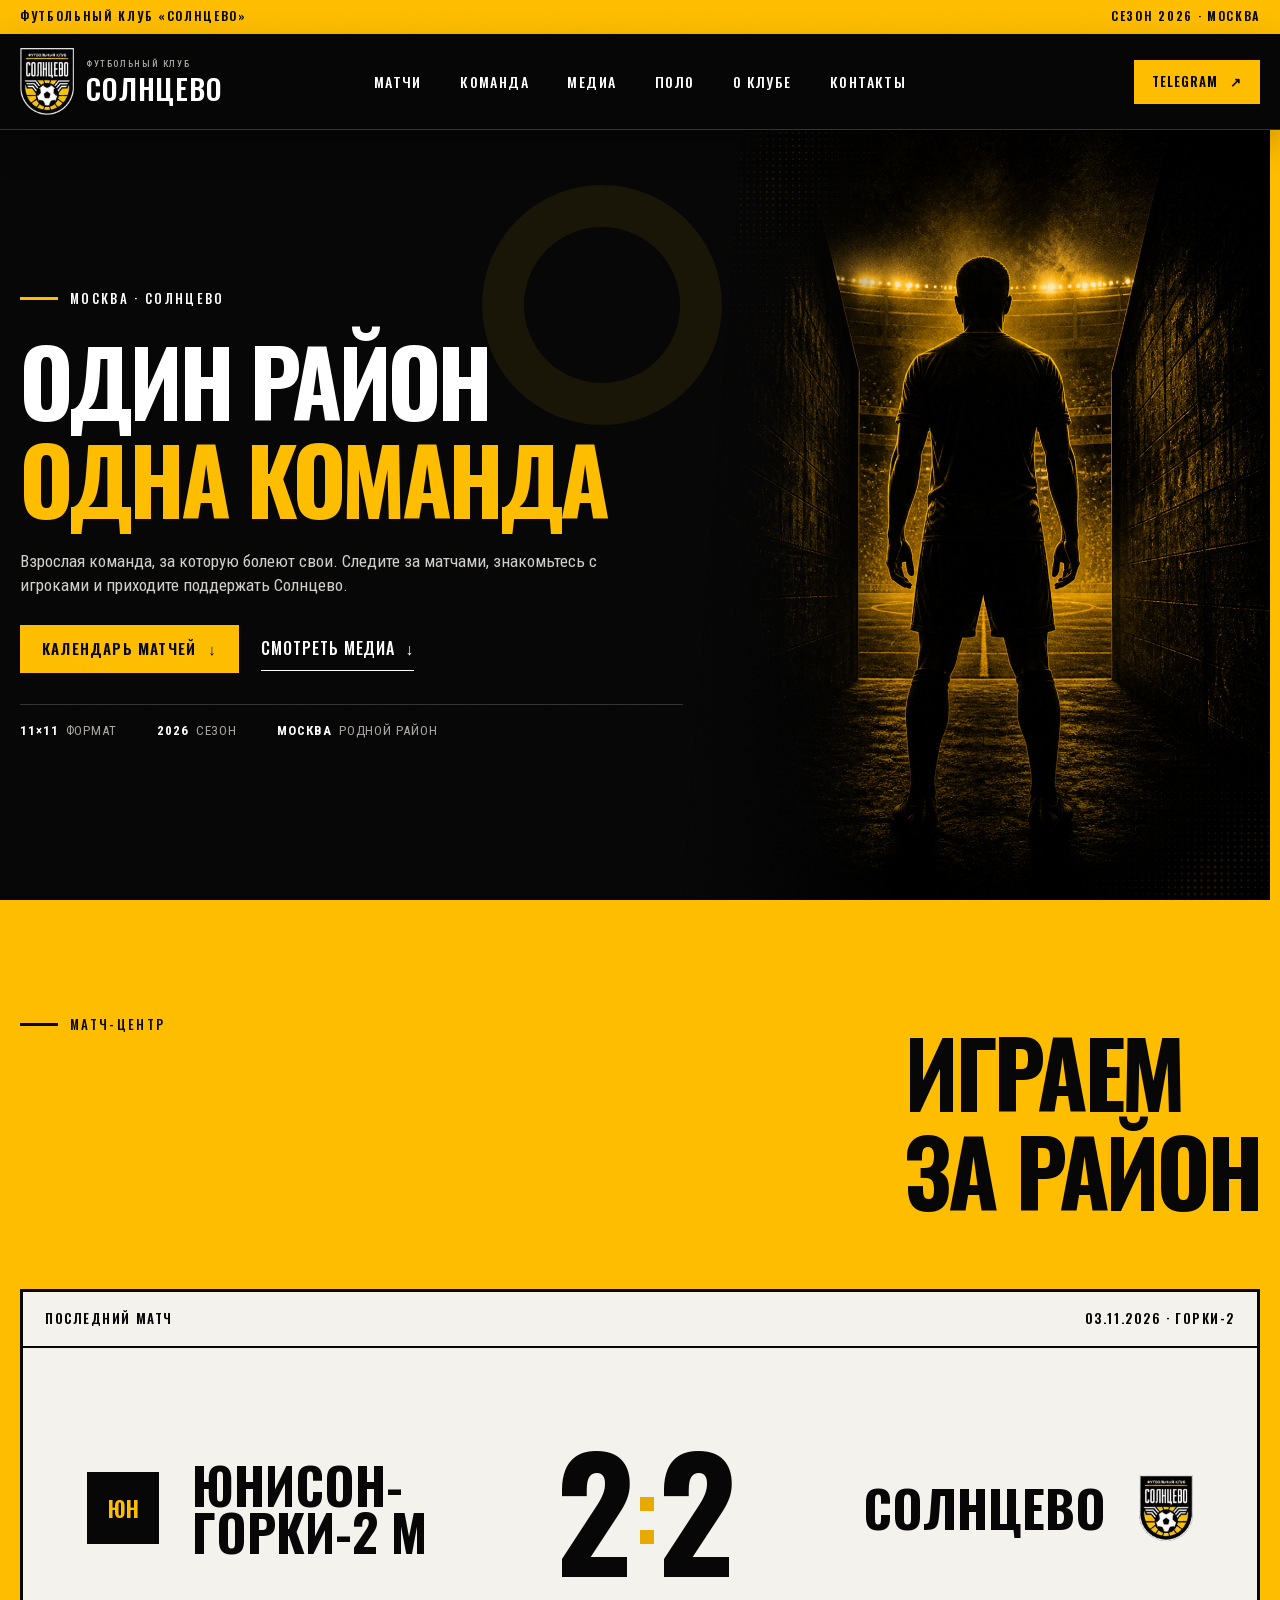
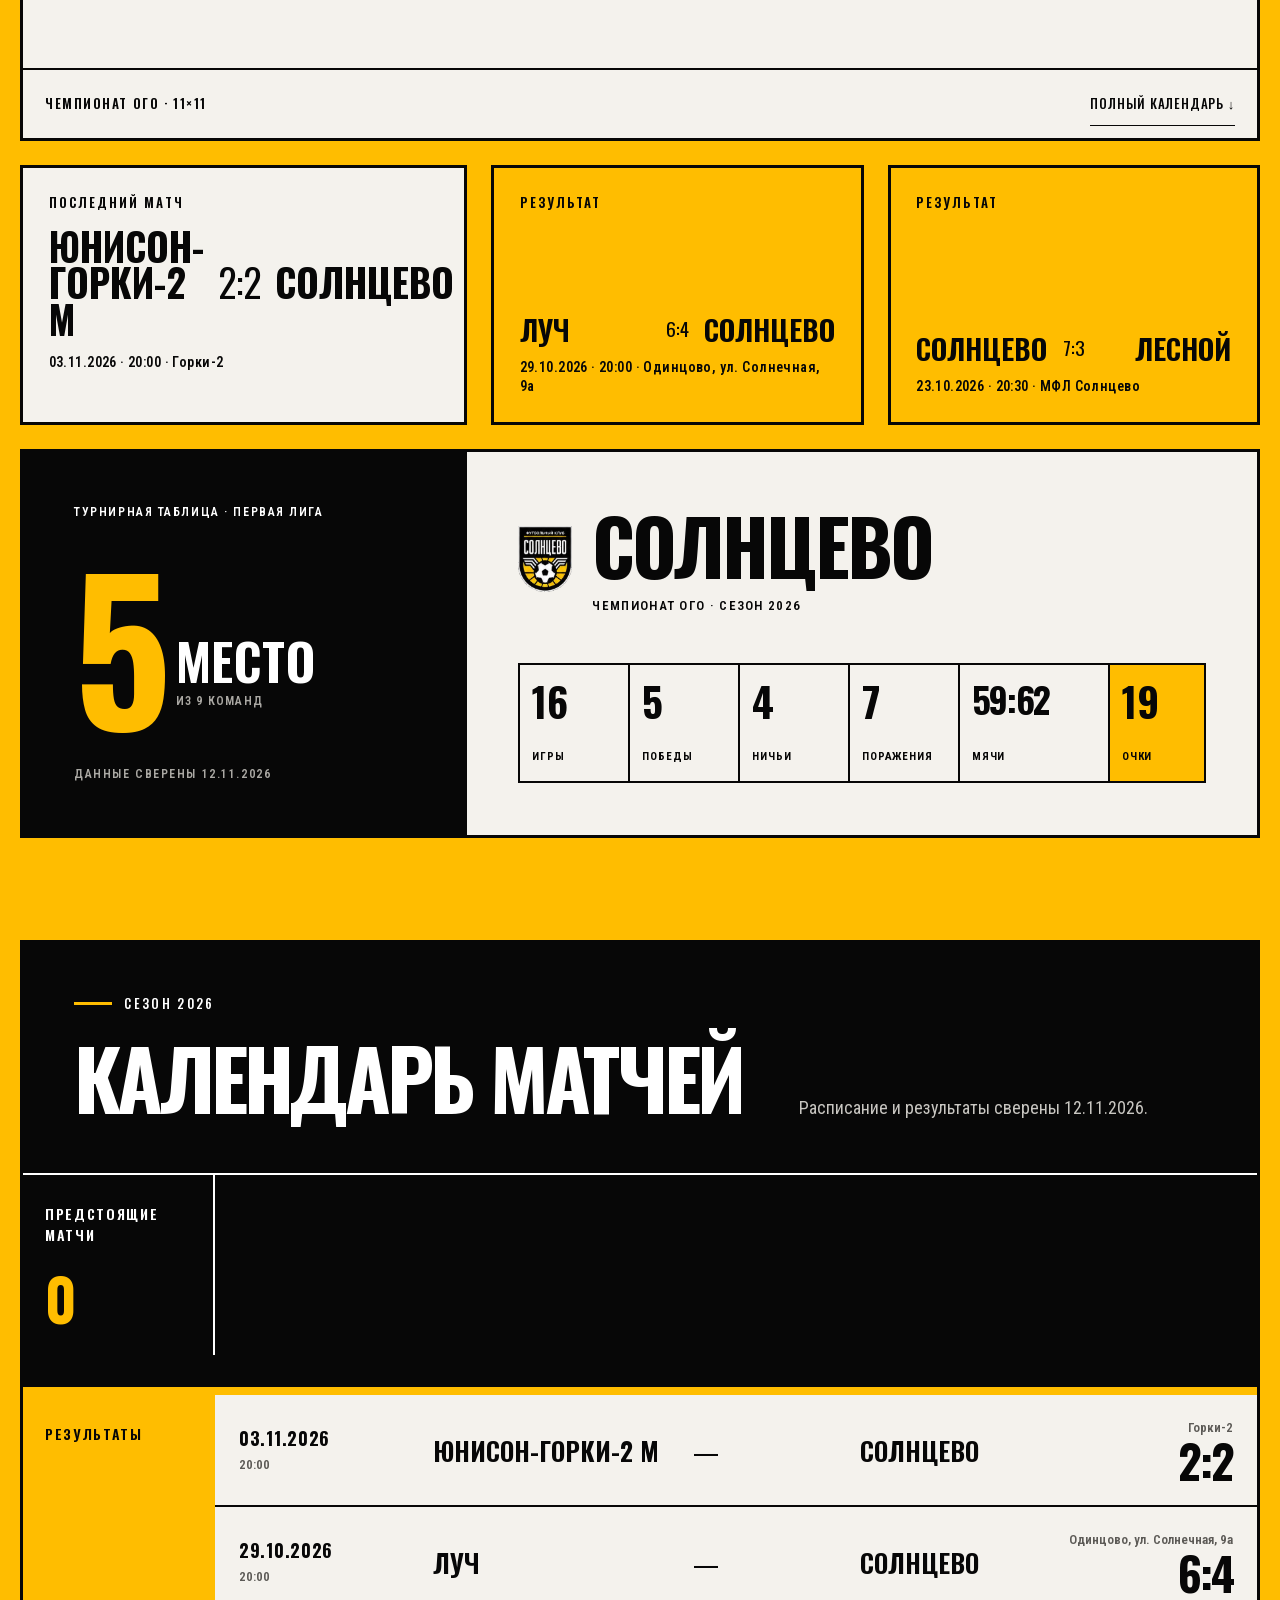
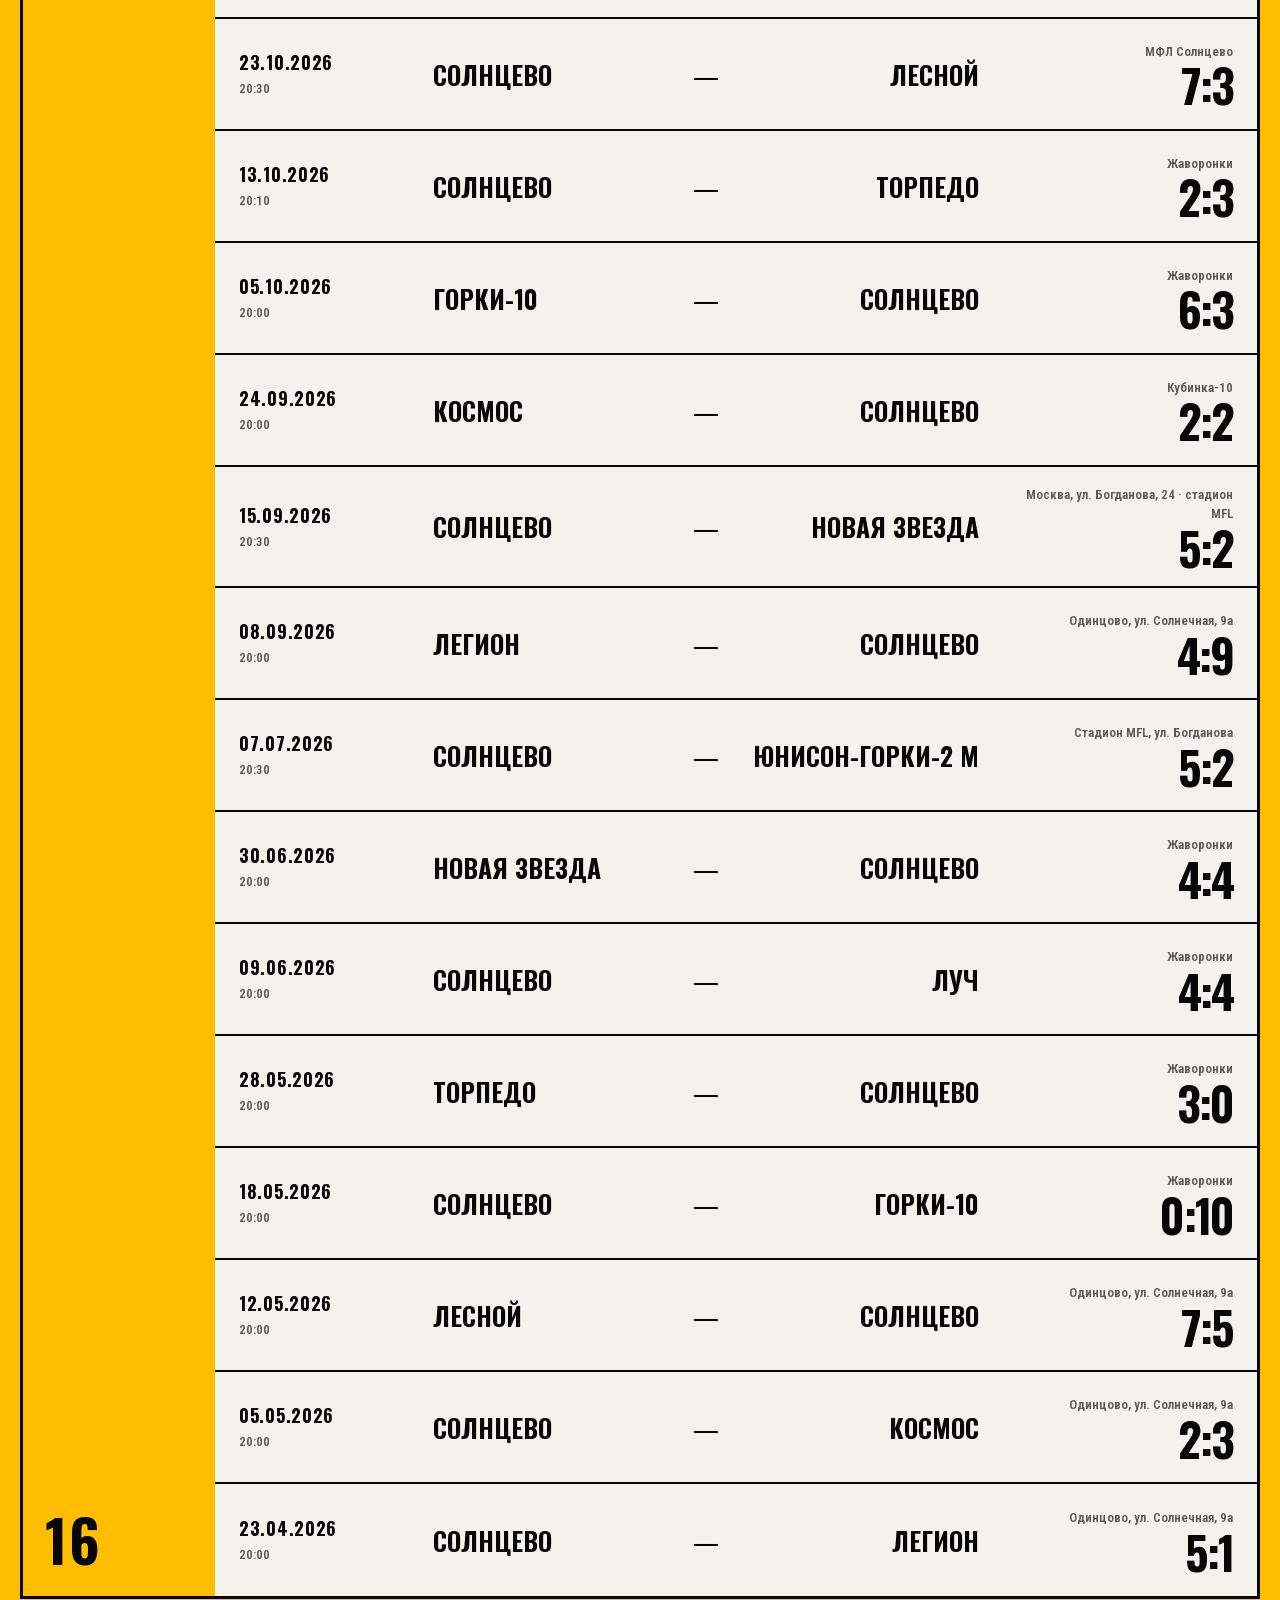
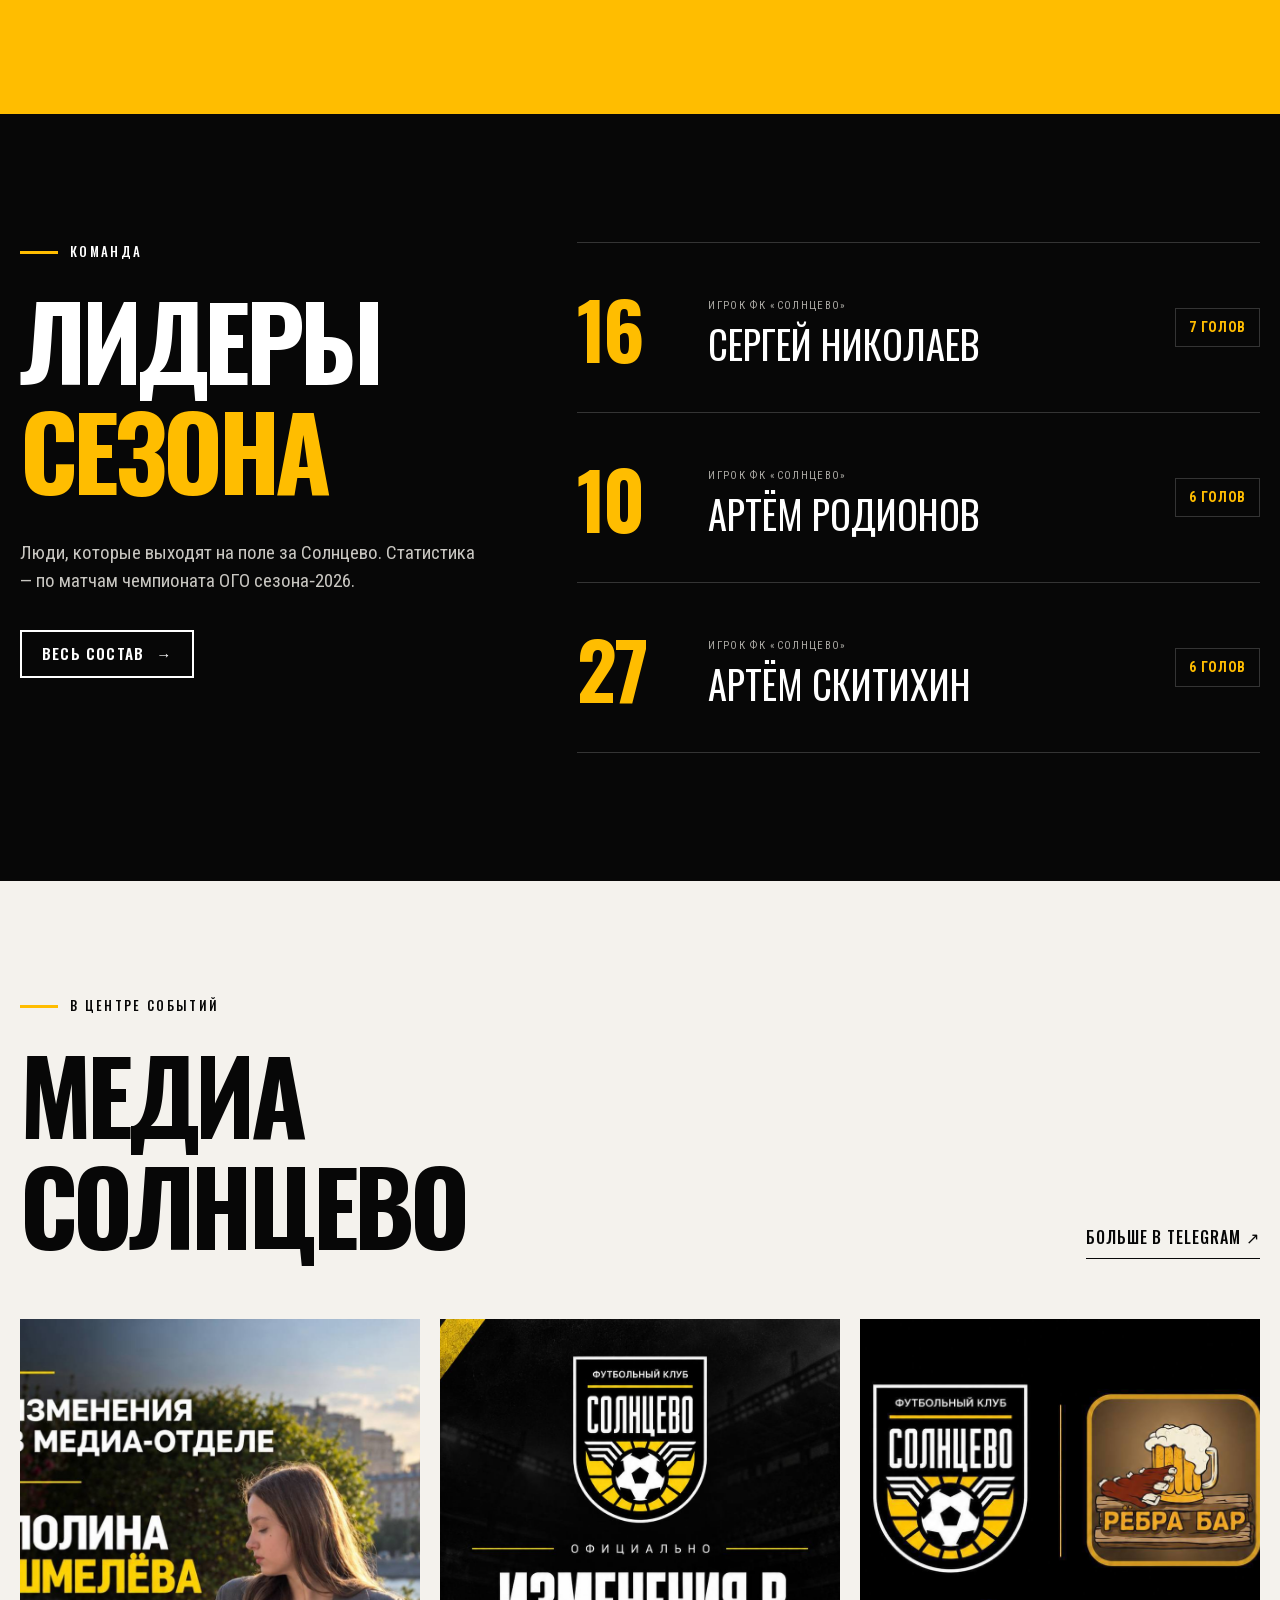
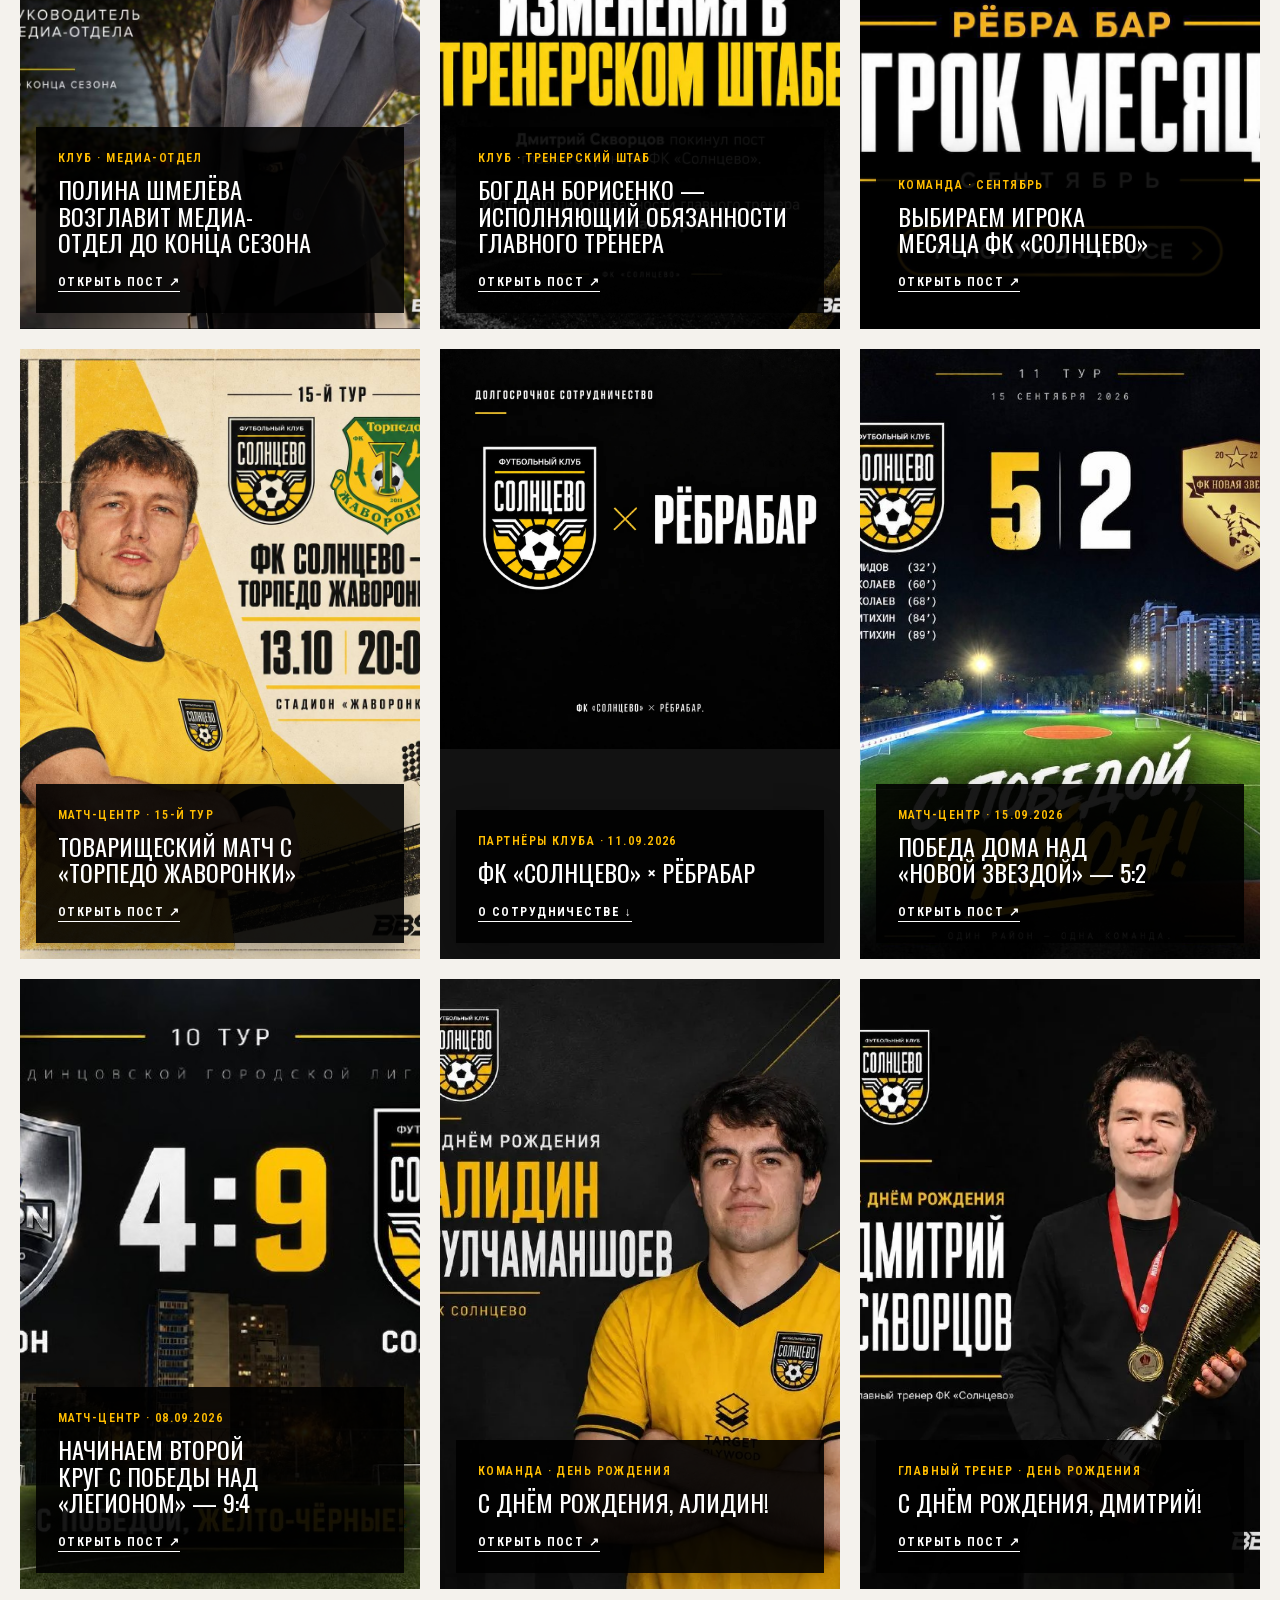
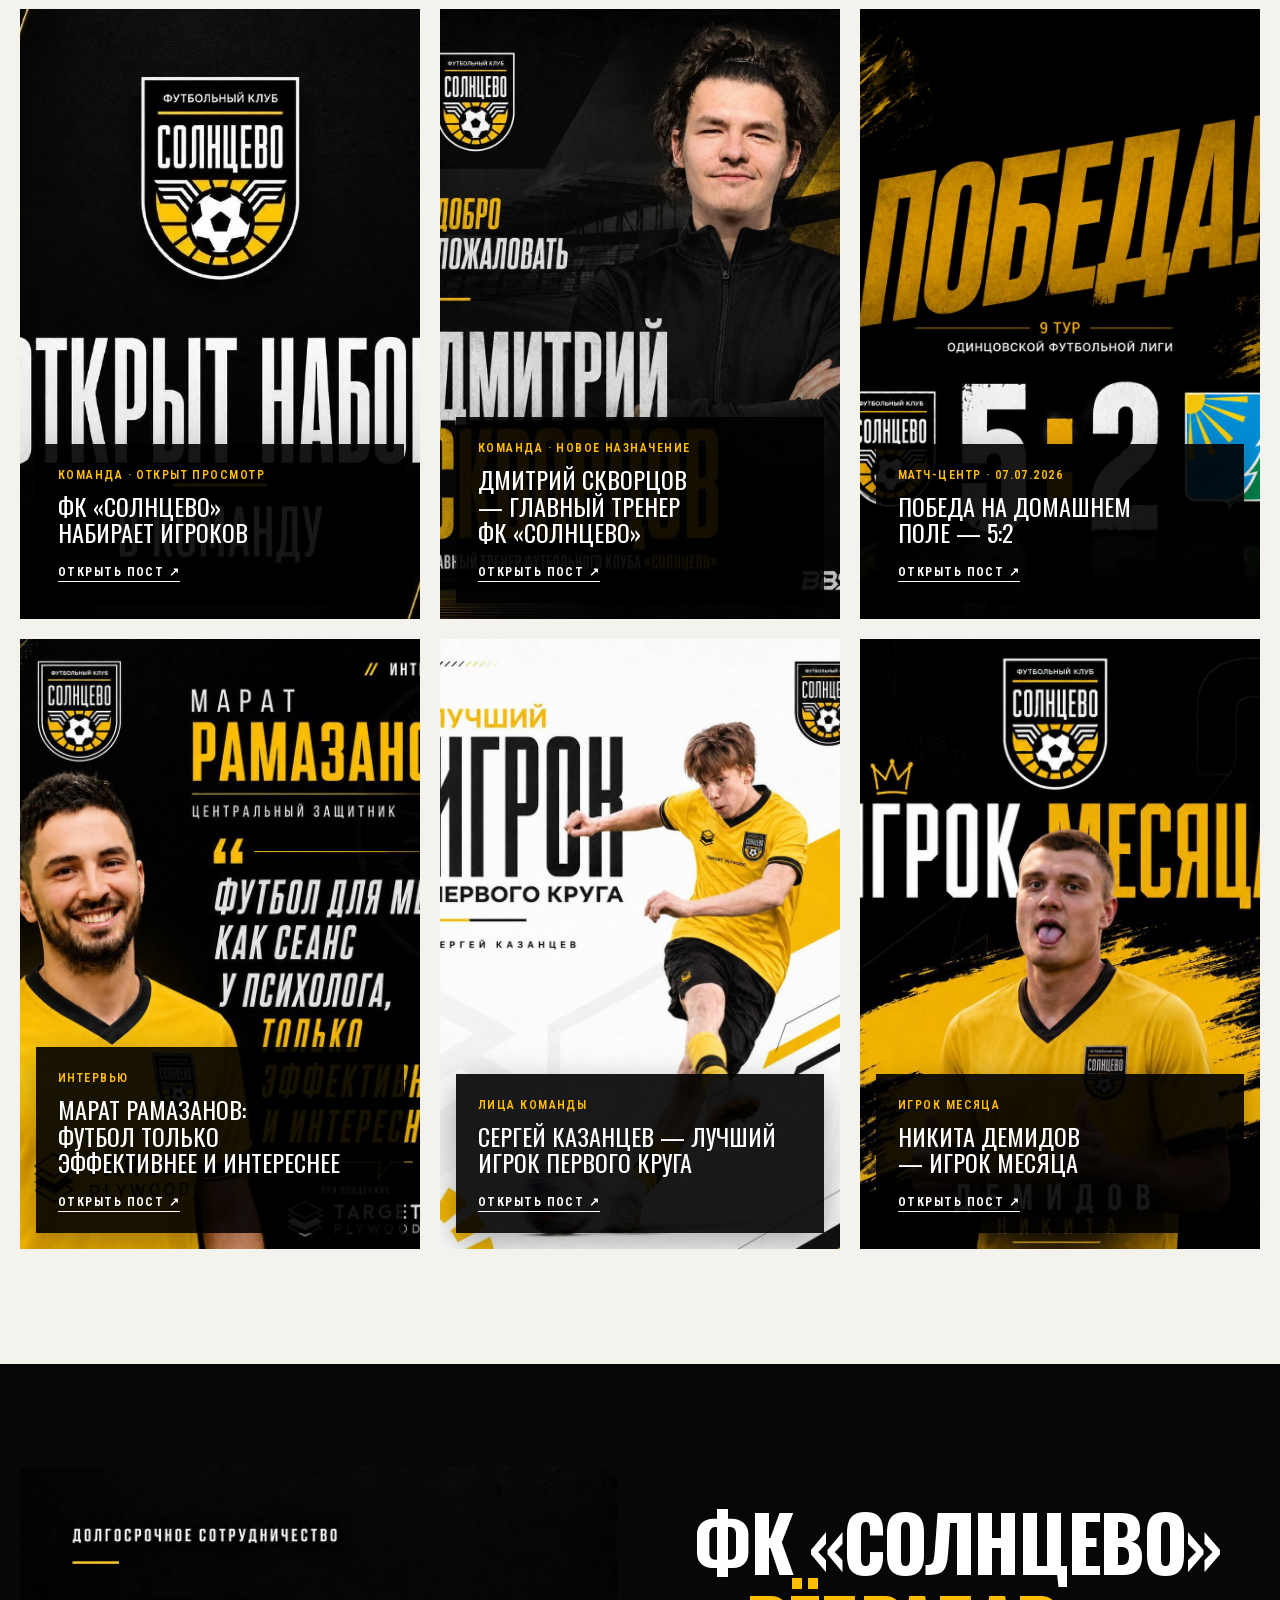
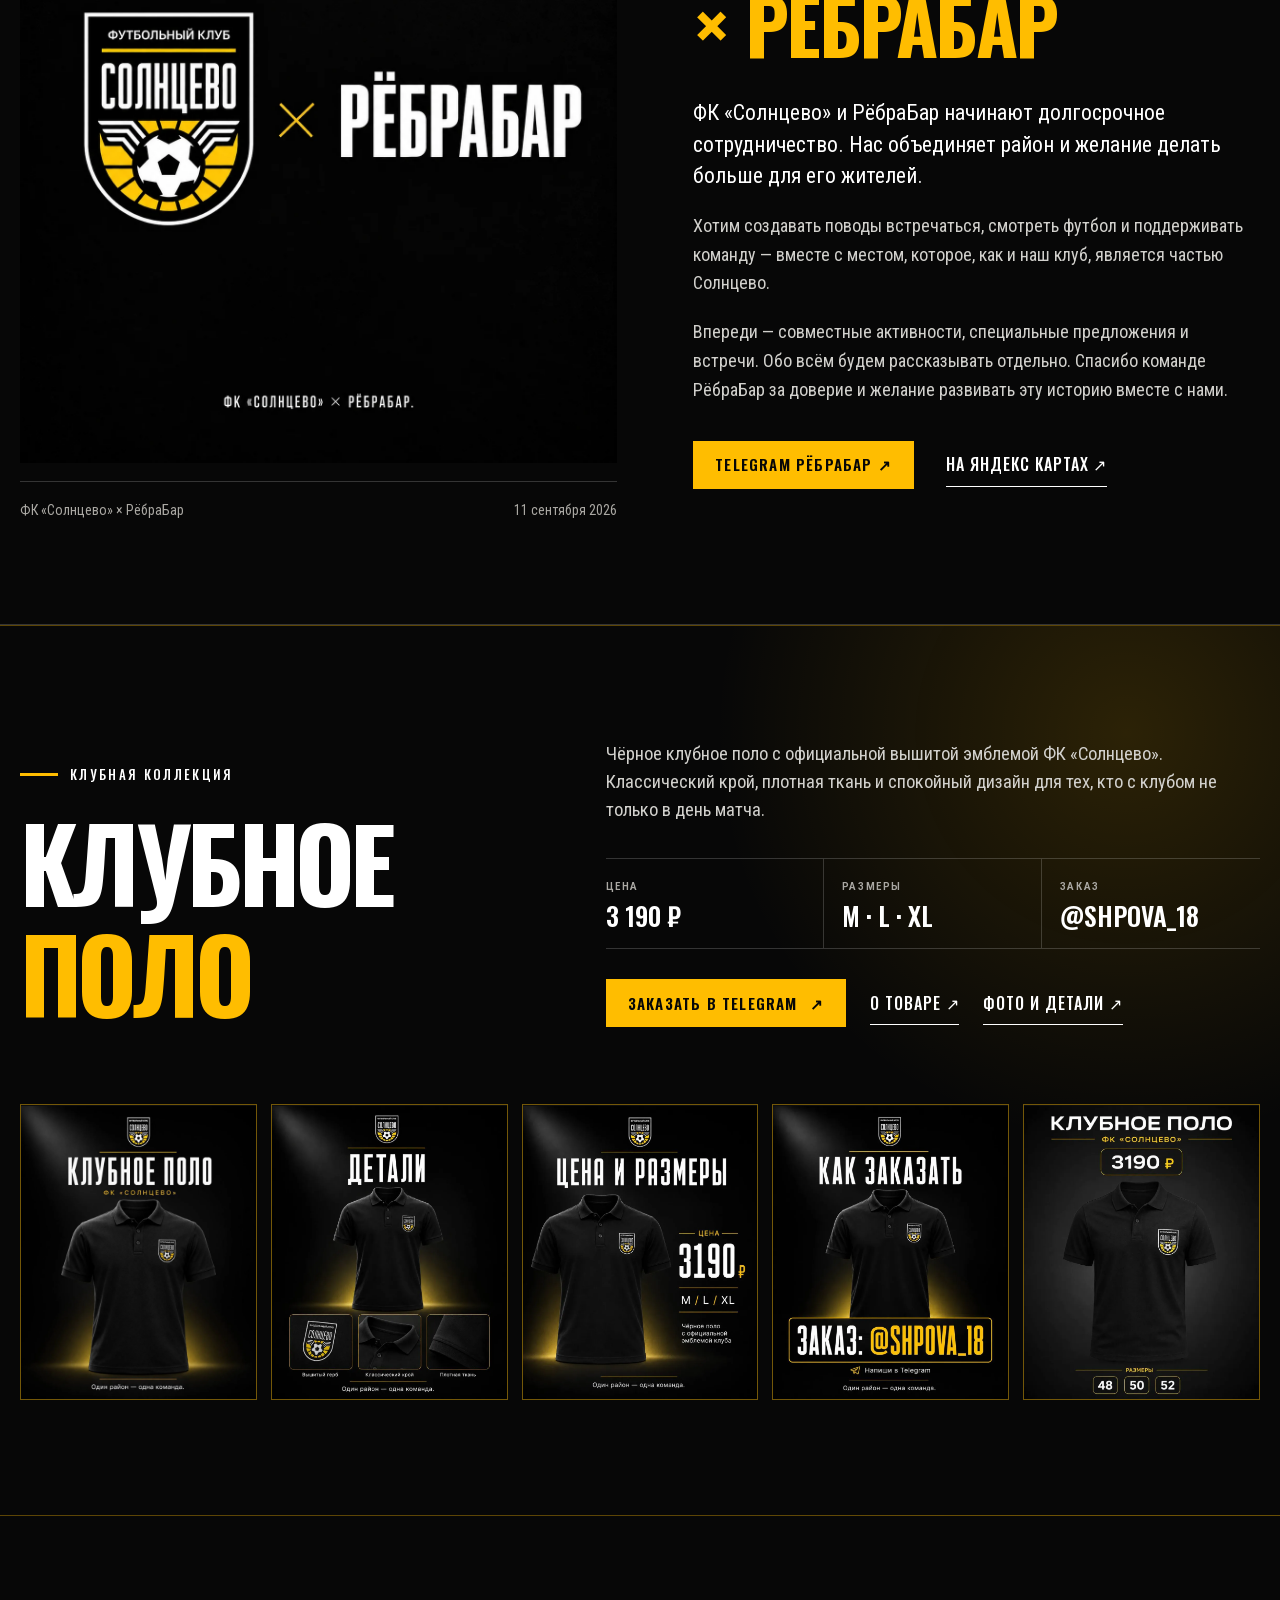
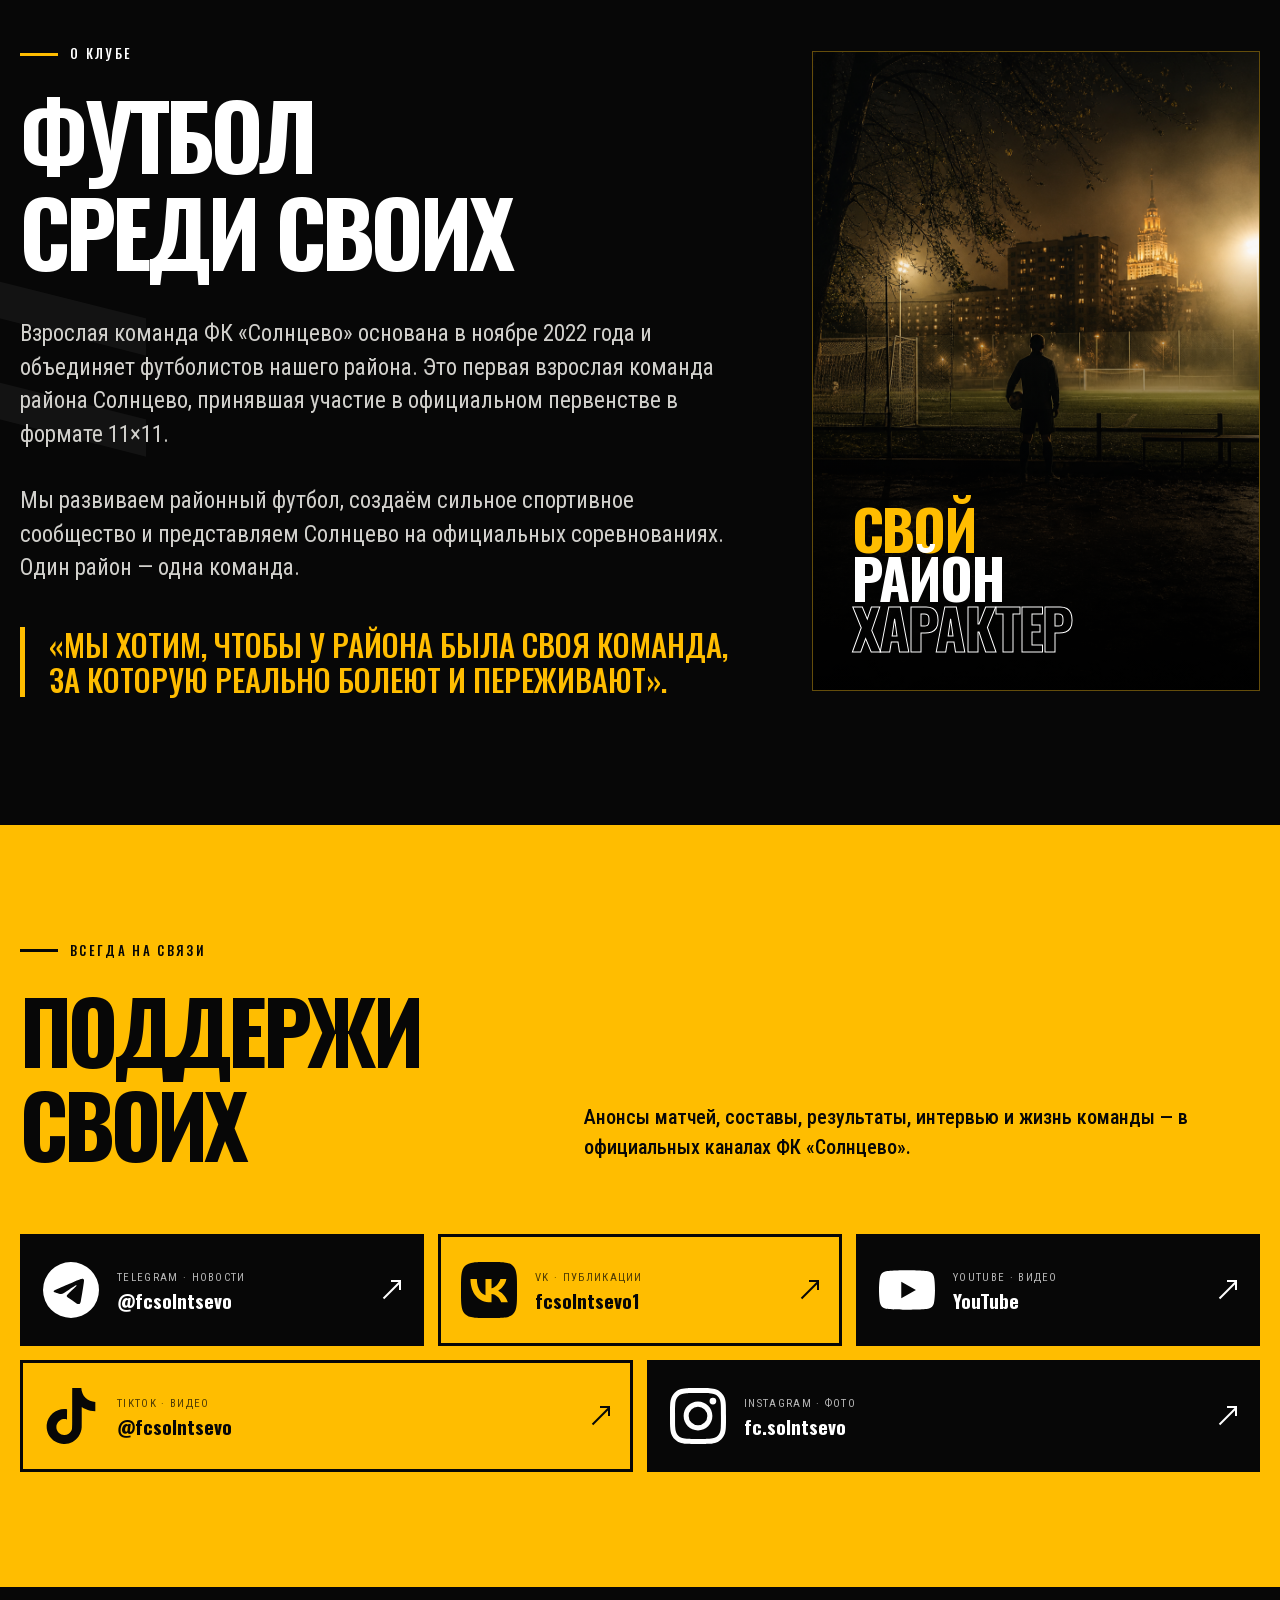
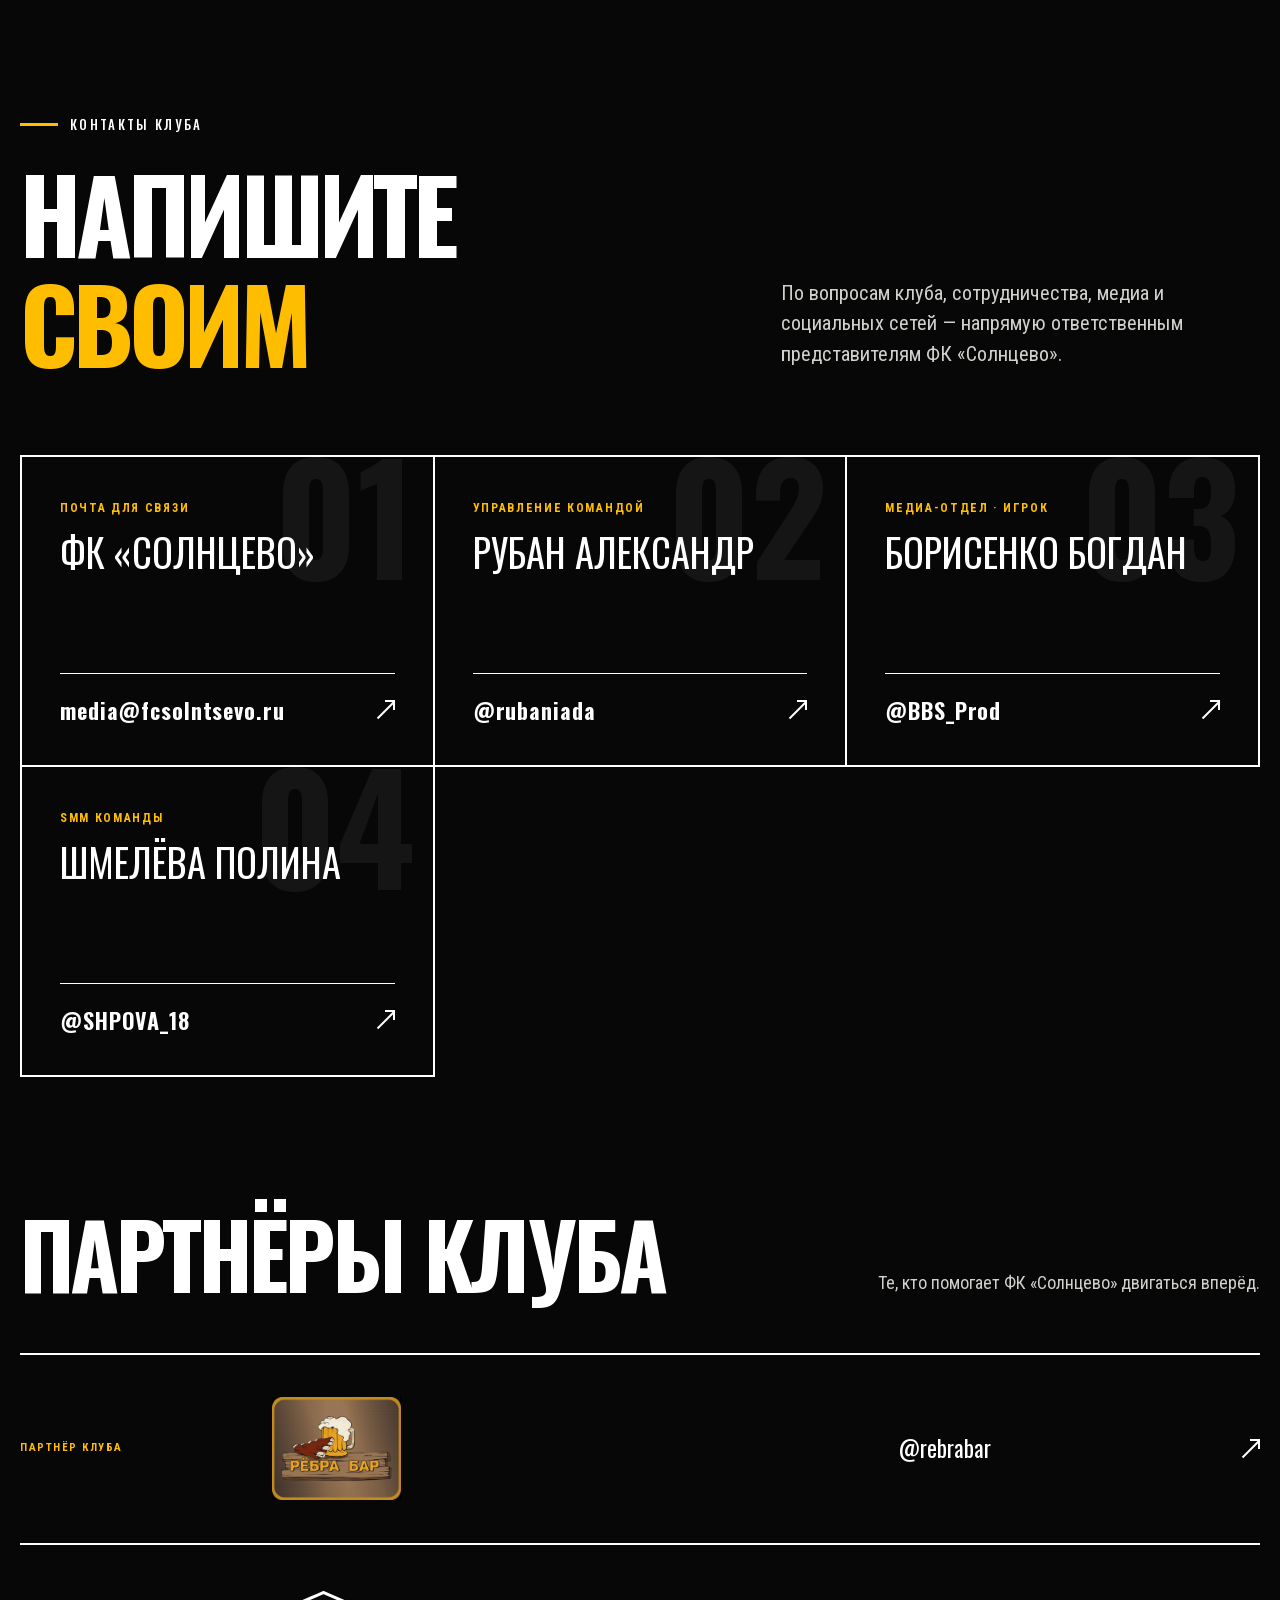
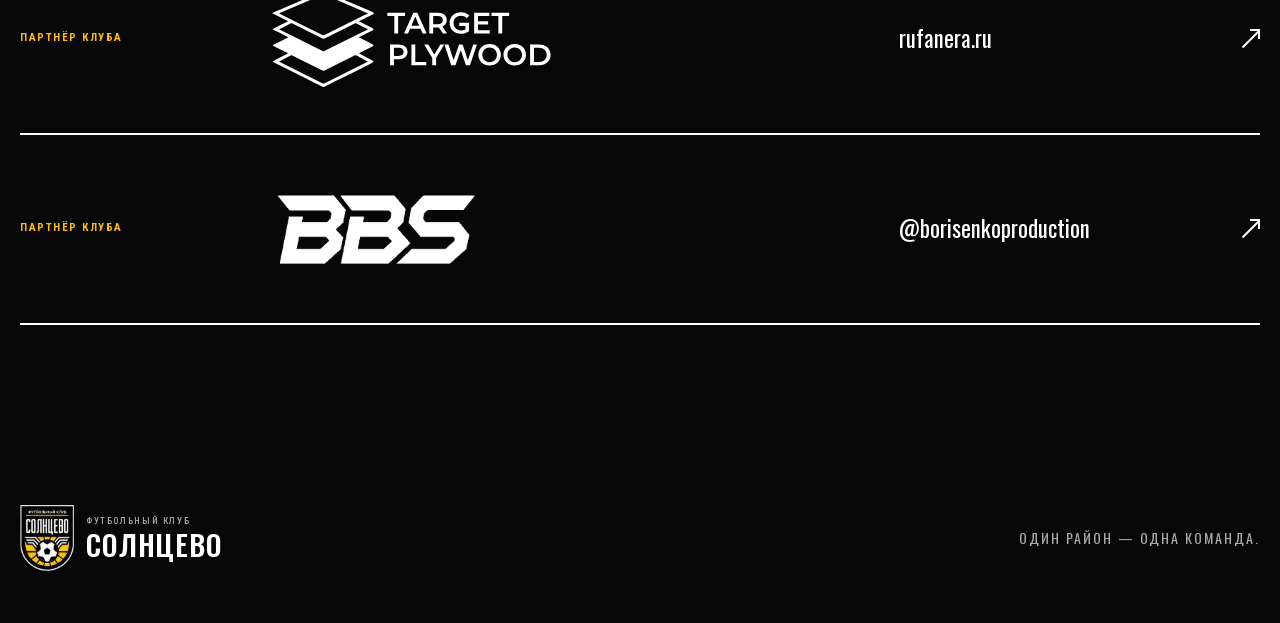
<file: index.html>
<!DOCTYPE html><html lang="ru" style="--font-display:&#x27;Oswald&#x27;, &#x27;Oswald Fallback&#x27;;--font-body:&#x27;Roboto Condensed&#x27;, &#x27;Roboto Condensed Fallback&#x27;"><head><meta charSet="utf-8"/><meta name="viewport" content="width=device-width, initial-scale=1"/><link rel="preload" href="/media/crest.png" as="image"/><link rel="preload" href="/media/partners/rebrabar.png" as="image"/><link rel="preload" href="/media/partners/rufanera.svg" as="image"/><link rel="preload" href="/media/partners/bbs-production.png" as="image"/><link rel="stylesheet" href="/_next/static/css/index.B9tzHAzx.css" data-rsc-css-href="/_next/static/css/index.B9tzHAzx.css" data-precedence="vite-rsc/importer-resources"/><title>ФК Солнцево — официальная взрослая футбольная команда</title><meta name="description" content="Официальный сайт взрослой футбольной команды ФК «Солнцево»: матчи, состав, новости и социальные сети. Клуб основан в 2022 году."/><meta name="keywords" content="ФК Солнцево,футбол Солнцево,футбольный клуб Москва"/><meta property="og:title" content="ФК Солнцево — один район, одна команда"/><meta property="og:description" content="Матчи, состав, новости и жизнь футбольного клуба «Солнцево»."/><meta property="og:url" content="https://fcsolntsevo.ru"/><meta property="og:type" content="website"/><meta property="og:locale" content="ru_RU"/><meta property="og:image" content="https://fcsolntsevo.ru/og.png"/><meta property="og:image:width" content="1672"/><meta property="og:image:height" content="941"/><meta property="og:image:alt" content="ФК Солнцево — один район, одна команда"/><meta name="twitter:card" content="summary_large_image"/><meta name="twitter:title" content="ФК Солнцево — один район, одна команда"/><meta name="twitter:description" content="Матчи, состав, новости и жизнь футбольного клуба «Солнцево»."/><meta name="twitter:image" content="https://fcsolntsevo.ru/og.png"/><link rel="shortcut icon" href="/favicon.ico?v=2"/><link rel="icon" href="/favicon.ico?v=2" sizes="64x64" type="image/x-icon"/><link rel="icon" href="/favicon.png?v=2" sizes="256x256" type="image/png"/><link rel="apple-touch-icon" href="/favicon.png?v=2"/>
<link rel="preload" href="/_next/static/_vinext_fonts/oswald-9e15e75ea3b8/oswald-7e4962c8.woff2" as="font" type="font/woff2" crossorigin />
<link rel="preload" href="/_next/static/_vinext_fonts/oswald-9e15e75ea3b8/oswald-8d143099.woff2" as="font" type="font/woff2" crossorigin />
<link rel="preload" href="/_next/static/_vinext_fonts/roboto-condensed-01ccf8062903/roboto-condensed-82b4d7b0.woff2" as="font" type="font/woff2" crossorigin />
<link rel="preload" href="/_next/static/_vinext_fonts/roboto-condensed-01ccf8062903/roboto-condensed-d2466d84.woff2" as="font" type="font/woff2" crossorigin />
<style data-vinext-fonts>/* cyrillic-ext */
@font-face {
  font-family: 'Oswald';
  font-style: normal;
  font-weight: 400;
  font-display: swap;
  src: url(/_next/static/_vinext_fonts/oswald-9e15e75ea3b8/oswald-a3c0c6f2.woff2) format('woff2');
  unicode-range: U+0460-052F, U+1C80-1C8A, U+20B4, U+2DE0-2DFF, U+A640-A69F, U+FE2E-FE2F;
}
/* cyrillic */
@font-face {
  font-family: 'Oswald';
  font-style: normal;
  font-weight: 400;
  font-display: swap;
  src: url(/_next/static/_vinext_fonts/oswald-9e15e75ea3b8/oswald-7e4962c8.woff2) format('woff2');
  unicode-range: U+0301, U+0400-045F, U+0490-0491, U+04B0-04B1, U+2116;
}
/* vietnamese */
@font-face {
  font-family: 'Oswald';
  font-style: normal;
  font-weight: 400;
  font-display: swap;
  src: url(/_next/static/_vinext_fonts/oswald-9e15e75ea3b8/oswald-81f6d682.woff2) format('woff2');
  unicode-range: U+0102-0103, U+0110-0111, U+0128-0129, U+0168-0169, U+01A0-01A1, U+01AF-01B0, U+0300-0301, U+0303-0304, U+0308-0309, U+0323, U+0329, U+1EA0-1EF9, U+20AB;
}
/* latin-ext */
@font-face {
  font-family: 'Oswald';
  font-style: normal;
  font-weight: 400;
  font-display: swap;
  src: url(/_next/static/_vinext_fonts/oswald-9e15e75ea3b8/oswald-46596c82.woff2) format('woff2');
  unicode-range: U+0100-02BA, U+02BD-02C5, U+02C7-02CC, U+02CE-02D7, U+02DD-02FF, U+0304, U+0308, U+0329, U+1D00-1DBF, U+1E00-1E9F, U+1EF2-1EFF, U+2020, U+20A0-20AB, U+20AD-20C0, U+2113, U+2C60-2C7F, U+A720-A7FF;
}
/* latin */
@font-face {
  font-family: 'Oswald';
  font-style: normal;
  font-weight: 400;
  font-display: swap;
  src: url(/_next/static/_vinext_fonts/oswald-9e15e75ea3b8/oswald-8d143099.woff2) format('woff2');
  unicode-range: U+0000-00FF, U+0131, U+0152-0153, U+02BB-02BC, U+02C6, U+02DA, U+02DC, U+0304, U+0308, U+0329, U+2000-206F, U+20AC, U+2122, U+2191, U+2193, U+2212, U+2215, U+FEFF, U+FFFD;
}
/* cyrillic-ext */
@font-face {
  font-family: 'Oswald';
  font-style: normal;
  font-weight: 500;
  font-display: swap;
  src: url(/_next/static/_vinext_fonts/oswald-9e15e75ea3b8/oswald-a3c0c6f2.woff2) format('woff2');
  unicode-range: U+0460-052F, U+1C80-1C8A, U+20B4, U+2DE0-2DFF, U+A640-A69F, U+FE2E-FE2F;
}
/* cyrillic */
@font-face {
  font-family: 'Oswald';
  font-style: normal;
  font-weight: 500;
  font-display: swap;
  src: url(/_next/static/_vinext_fonts/oswald-9e15e75ea3b8/oswald-7e4962c8.woff2) format('woff2');
  unicode-range: U+0301, U+0400-045F, U+0490-0491, U+04B0-04B1, U+2116;
}
/* vietnamese */
@font-face {
  font-family: 'Oswald';
  font-style: normal;
  font-weight: 500;
  font-display: swap;
  src: url(/_next/static/_vinext_fonts/oswald-9e15e75ea3b8/oswald-81f6d682.woff2) format('woff2');
  unicode-range: U+0102-0103, U+0110-0111, U+0128-0129, U+0168-0169, U+01A0-01A1, U+01AF-01B0, U+0300-0301, U+0303-0304, U+0308-0309, U+0323, U+0329, U+1EA0-1EF9, U+20AB;
}
/* latin-ext */
@font-face {
  font-family: 'Oswald';
  font-style: normal;
  font-weight: 500;
  font-display: swap;
  src: url(/_next/static/_vinext_fonts/oswald-9e15e75ea3b8/oswald-46596c82.woff2) format('woff2');
  unicode-range: U+0100-02BA, U+02BD-02C5, U+02C7-02CC, U+02CE-02D7, U+02DD-02FF, U+0304, U+0308, U+0329, U+1D00-1DBF, U+1E00-1E9F, U+1EF2-1EFF, U+2020, U+20A0-20AB, U+20AD-20C0, U+2113, U+2C60-2C7F, U+A720-A7FF;
}
/* latin */
@font-face {
  font-family: 'Oswald';
  font-style: normal;
  font-weight: 500;
  font-display: swap;
  src: url(/_next/static/_vinext_fonts/oswald-9e15e75ea3b8/oswald-8d143099.woff2) format('woff2');
  unicode-range: U+0000-00FF, U+0131, U+0152-0153, U+02BB-02BC, U+02C6, U+02DA, U+02DC, U+0304, U+0308, U+0329, U+2000-206F, U+20AC, U+2122, U+2191, U+2193, U+2212, U+2215, U+FEFF, U+FFFD;
}
/* cyrillic-ext */
@font-face {
  font-family: 'Oswald';
  font-style: normal;
  font-weight: 600;
  font-display: swap;
  src: url(/_next/static/_vinext_fonts/oswald-9e15e75ea3b8/oswald-a3c0c6f2.woff2) format('woff2');
  unicode-range: U+0460-052F, U+1C80-1C8A, U+20B4, U+2DE0-2DFF, U+A640-A69F, U+FE2E-FE2F;
}
/* cyrillic */
@font-face {
  font-family: 'Oswald';
  font-style: normal;
  font-weight: 600;
  font-display: swap;
  src: url(/_next/static/_vinext_fonts/oswald-9e15e75ea3b8/oswald-7e4962c8.woff2) format('woff2');
  unicode-range: U+0301, U+0400-045F, U+0490-0491, U+04B0-04B1, U+2116;
}
/* vietnamese */
@font-face {
  font-family: 'Oswald';
  font-style: normal;
  font-weight: 600;
  font-display: swap;
  src: url(/_next/static/_vinext_fonts/oswald-9e15e75ea3b8/oswald-81f6d682.woff2) format('woff2');
  unicode-range: U+0102-0103, U+0110-0111, U+0128-0129, U+0168-0169, U+01A0-01A1, U+01AF-01B0, U+0300-0301, U+0303-0304, U+0308-0309, U+0323, U+0329, U+1EA0-1EF9, U+20AB;
}
/* latin-ext */
@font-face {
  font-family: 'Oswald';
  font-style: normal;
  font-weight: 600;
  font-display: swap;
  src: url(/_next/static/_vinext_fonts/oswald-9e15e75ea3b8/oswald-46596c82.woff2) format('woff2');
  unicode-range: U+0100-02BA, U+02BD-02C5, U+02C7-02CC, U+02CE-02D7, U+02DD-02FF, U+0304, U+0308, U+0329, U+1D00-1DBF, U+1E00-1E9F, U+1EF2-1EFF, U+2020, U+20A0-20AB, U+20AD-20C0, U+2113, U+2C60-2C7F, U+A720-A7FF;
}
/* latin */
@font-face {
  font-family: 'Oswald';
  font-style: normal;
  font-weight: 600;
  font-display: swap;
  src: url(/_next/static/_vinext_fonts/oswald-9e15e75ea3b8/oswald-8d143099.woff2) format('woff2');
  unicode-range: U+0000-00FF, U+0131, U+0152-0153, U+02BB-02BC, U+02C6, U+02DA, U+02DC, U+0304, U+0308, U+0329, U+2000-206F, U+20AC, U+2122, U+2191, U+2193, U+2212, U+2215, U+FEFF, U+FFFD;
}
/* cyrillic-ext */
@font-face {
  font-family: 'Oswald';
  font-style: normal;
  font-weight: 700;
  font-display: swap;
  src: url(/_next/static/_vinext_fonts/oswald-9e15e75ea3b8/oswald-a3c0c6f2.woff2) format('woff2');
  unicode-range: U+0460-052F, U+1C80-1C8A, U+20B4, U+2DE0-2DFF, U+A640-A69F, U+FE2E-FE2F;
}
/* cyrillic */
@font-face {
  font-family: 'Oswald';
  font-style: normal;
  font-weight: 700;
  font-display: swap;
  src: url(/_next/static/_vinext_fonts/oswald-9e15e75ea3b8/oswald-7e4962c8.woff2) format('woff2');
  unicode-range: U+0301, U+0400-045F, U+0490-0491, U+04B0-04B1, U+2116;
}
/* vietnamese */
@font-face {
  font-family: 'Oswald';
  font-style: normal;
  font-weight: 700;
  font-display: swap;
  src: url(/_next/static/_vinext_fonts/oswald-9e15e75ea3b8/oswald-81f6d682.woff2) format('woff2');
  unicode-range: U+0102-0103, U+0110-0111, U+0128-0129, U+0168-0169, U+01A0-01A1, U+01AF-01B0, U+0300-0301, U+0303-0304, U+0308-0309, U+0323, U+0329, U+1EA0-1EF9, U+20AB;
}
/* latin-ext */
@font-face {
  font-family: 'Oswald';
  font-style: normal;
  font-weight: 700;
  font-display: swap;
  src: url(/_next/static/_vinext_fonts/oswald-9e15e75ea3b8/oswald-46596c82.woff2) format('woff2');
  unicode-range: U+0100-02BA, U+02BD-02C5, U+02C7-02CC, U+02CE-02D7, U+02DD-02FF, U+0304, U+0308, U+0329, U+1D00-1DBF, U+1E00-1E9F, U+1EF2-1EFF, U+2020, U+20A0-20AB, U+20AD-20C0, U+2113, U+2C60-2C7F, U+A720-A7FF;
}
/* latin */
@font-face {
  font-family: 'Oswald';
  font-style: normal;
  font-weight: 700;
  font-display: swap;
  src: url(/_next/static/_vinext_fonts/oswald-9e15e75ea3b8/oswald-8d143099.woff2) format('woff2');
  unicode-range: U+0000-00FF, U+0131, U+0152-0153, U+02BB-02BC, U+02C6, U+02DA, U+02DC, U+0304, U+0308, U+0329, U+2000-206F, U+20AC, U+2122, U+2191, U+2193, U+2212, U+2215, U+FEFF, U+FFFD;
}

@font-face {
  font-family: 'Oswald Fallback';
  src: local("Arial");
  ascent-override: 146.51%;
  descent-override: 35.49%;
  line-gap-override: 0.00%;
  size-adjust: 81.43%;
}

.__font_oswald_0mwxbx0 { font-family: 'Oswald', 'Oswald Fallback'; font-style: normal; }

.__variable_oswald_0mwxbx0 { --font-display: 'Oswald', 'Oswald Fallback'; }

/* cyrillic-ext */
@font-face {
  font-family: 'Roboto Condensed';
  font-style: normal;
  font-weight: 300;
  font-display: swap;
  src: url(/_next/static/_vinext_fonts/roboto-condensed-01ccf8062903/roboto-condensed-76e5366d.woff2) format('woff2');
  unicode-range: U+0460-052F, U+1C80-1C8A, U+20B4, U+2DE0-2DFF, U+A640-A69F, U+FE2E-FE2F;
}
/* cyrillic */
@font-face {
  font-family: 'Roboto Condensed';
  font-style: normal;
  font-weight: 300;
  font-display: swap;
  src: url(/_next/static/_vinext_fonts/roboto-condensed-01ccf8062903/roboto-condensed-82b4d7b0.woff2) format('woff2');
  unicode-range: U+0301, U+0400-045F, U+0490-0491, U+04B0-04B1, U+2116;
}
/* greek-ext */
@font-face {
  font-family: 'Roboto Condensed';
  font-style: normal;
  font-weight: 300;
  font-display: swap;
  src: url(/_next/static/_vinext_fonts/roboto-condensed-01ccf8062903/roboto-condensed-6f3c1211.woff2) format('woff2');
  unicode-range: U+1F00-1FFF;
}
/* greek */
@font-face {
  font-family: 'Roboto Condensed';
  font-style: normal;
  font-weight: 300;
  font-display: swap;
  src: url(/_next/static/_vinext_fonts/roboto-condensed-01ccf8062903/roboto-condensed-478de4c9.woff2) format('woff2');
  unicode-range: U+0370-0377, U+037A-037F, U+0384-038A, U+038C, U+038E-03A1, U+03A3-03FF;
}
/* vietnamese */
@font-face {
  font-family: 'Roboto Condensed';
  font-style: normal;
  font-weight: 300;
  font-display: swap;
  src: url(/_next/static/_vinext_fonts/roboto-condensed-01ccf8062903/roboto-condensed-15aca7da.woff2) format('woff2');
  unicode-range: U+0102-0103, U+0110-0111, U+0128-0129, U+0168-0169, U+01A0-01A1, U+01AF-01B0, U+0300-0301, U+0303-0304, U+0308-0309, U+0323, U+0329, U+1EA0-1EF9, U+20AB;
}
/* latin-ext */
@font-face {
  font-family: 'Roboto Condensed';
  font-style: normal;
  font-weight: 300;
  font-display: swap;
  src: url(/_next/static/_vinext_fonts/roboto-condensed-01ccf8062903/roboto-condensed-53148d50.woff2) format('woff2');
  unicode-range: U+0100-02BA, U+02BD-02C5, U+02C7-02CC, U+02CE-02D7, U+02DD-02FF, U+0304, U+0308, U+0329, U+1D00-1DBF, U+1E00-1E9F, U+1EF2-1EFF, U+2020, U+20A0-20AB, U+20AD-20C0, U+2113, U+2C60-2C7F, U+A720-A7FF;
}
/* latin */
@font-face {
  font-family: 'Roboto Condensed';
  font-style: normal;
  font-weight: 300;
  font-display: swap;
  src: url(/_next/static/_vinext_fonts/roboto-condensed-01ccf8062903/roboto-condensed-d2466d84.woff2) format('woff2');
  unicode-range: U+0000-00FF, U+0131, U+0152-0153, U+02BB-02BC, U+02C6, U+02DA, U+02DC, U+0304, U+0308, U+0329, U+2000-206F, U+20AC, U+2122, U+2191, U+2193, U+2212, U+2215, U+FEFF, U+FFFD;
}
/* cyrillic-ext */
@font-face {
  font-family: 'Roboto Condensed';
  font-style: normal;
  font-weight: 400;
  font-display: swap;
  src: url(/_next/static/_vinext_fonts/roboto-condensed-01ccf8062903/roboto-condensed-76e5366d.woff2) format('woff2');
  unicode-range: U+0460-052F, U+1C80-1C8A, U+20B4, U+2DE0-2DFF, U+A640-A69F, U+FE2E-FE2F;
}
/* cyrillic */
@font-face {
  font-family: 'Roboto Condensed';
  font-style: normal;
  font-weight: 400;
  font-display: swap;
  src: url(/_next/static/_vinext_fonts/roboto-condensed-01ccf8062903/roboto-condensed-82b4d7b0.woff2) format('woff2');
  unicode-range: U+0301, U+0400-045F, U+0490-0491, U+04B0-04B1, U+2116;
}
/* greek-ext */
@font-face {
  font-family: 'Roboto Condensed';
  font-style: normal;
  font-weight: 400;
  font-display: swap;
  src: url(/_next/static/_vinext_fonts/roboto-condensed-01ccf8062903/roboto-condensed-6f3c1211.woff2) format('woff2');
  unicode-range: U+1F00-1FFF;
}
/* greek */
@font-face {
  font-family: 'Roboto Condensed';
  font-style: normal;
  font-weight: 400;
  font-display: swap;
  src: url(/_next/static/_vinext_fonts/roboto-condensed-01ccf8062903/roboto-condensed-478de4c9.woff2) format('woff2');
  unicode-range: U+0370-0377, U+037A-037F, U+0384-038A, U+038C, U+038E-03A1, U+03A3-03FF;
}
/* vietnamese */
@font-face {
  font-family: 'Roboto Condensed';
  font-style: normal;
  font-weight: 400;
  font-display: swap;
  src: url(/_next/static/_vinext_fonts/roboto-condensed-01ccf8062903/roboto-condensed-15aca7da.woff2) format('woff2');
  unicode-range: U+0102-0103, U+0110-0111, U+0128-0129, U+0168-0169, U+01A0-01A1, U+01AF-01B0, U+0300-0301, U+0303-0304, U+0308-0309, U+0323, U+0329, U+1EA0-1EF9, U+20AB;
}
/* latin-ext */
@font-face {
  font-family: 'Roboto Condensed';
  font-style: normal;
  font-weight: 400;
  font-display: swap;
  src: url(/_next/static/_vinext_fonts/roboto-condensed-01ccf8062903/roboto-condensed-53148d50.woff2) format('woff2');
  unicode-range: U+0100-02BA, U+02BD-02C5, U+02C7-02CC, U+02CE-02D7, U+02DD-02FF, U+0304, U+0308, U+0329, U+1D00-1DBF, U+1E00-1E9F, U+1EF2-1EFF, U+2020, U+20A0-20AB, U+20AD-20C0, U+2113, U+2C60-2C7F, U+A720-A7FF;
}
/* latin */
@font-face {
  font-family: 'Roboto Condensed';
  font-style: normal;
  font-weight: 400;
  font-display: swap;
  src: url(/_next/static/_vinext_fonts/roboto-condensed-01ccf8062903/roboto-condensed-d2466d84.woff2) format('woff2');
  unicode-range: U+0000-00FF, U+0131, U+0152-0153, U+02BB-02BC, U+02C6, U+02DA, U+02DC, U+0304, U+0308, U+0329, U+2000-206F, U+20AC, U+2122, U+2191, U+2193, U+2212, U+2215, U+FEFF, U+FFFD;
}
/* cyrillic-ext */
@font-face {
  font-family: 'Roboto Condensed';
  font-style: normal;
  font-weight: 500;
  font-display: swap;
  src: url(/_next/static/_vinext_fonts/roboto-condensed-01ccf8062903/roboto-condensed-76e5366d.woff2) format('woff2');
  unicode-range: U+0460-052F, U+1C80-1C8A, U+20B4, U+2DE0-2DFF, U+A640-A69F, U+FE2E-FE2F;
}
/* cyrillic */
@font-face {
  font-family: 'Roboto Condensed';
  font-style: normal;
  font-weight: 500;
  font-display: swap;
  src: url(/_next/static/_vinext_fonts/roboto-condensed-01ccf8062903/roboto-condensed-82b4d7b0.woff2) format('woff2');
  unicode-range: U+0301, U+0400-045F, U+0490-0491, U+04B0-04B1, U+2116;
}
/* greek-ext */
@font-face {
  font-family: 'Roboto Condensed';
  font-style: normal;
  font-weight: 500;
  font-display: swap;
  src: url(/_next/static/_vinext_fonts/roboto-condensed-01ccf8062903/roboto-condensed-6f3c1211.woff2) format('woff2');
  unicode-range: U+1F00-1FFF;
}
/* greek */
@font-face {
  font-family: 'Roboto Condensed';
  font-style: normal;
  font-weight: 500;
  font-display: swap;
  src: url(/_next/static/_vinext_fonts/roboto-condensed-01ccf8062903/roboto-condensed-478de4c9.woff2) format('woff2');
  unicode-range: U+0370-0377, U+037A-037F, U+0384-038A, U+038C, U+038E-03A1, U+03A3-03FF;
}
/* vietnamese */
@font-face {
  font-family: 'Roboto Condensed';
  font-style: normal;
  font-weight: 500;
  font-display: swap;
  src: url(/_next/static/_vinext_fonts/roboto-condensed-01ccf8062903/roboto-condensed-15aca7da.woff2) format('woff2');
  unicode-range: U+0102-0103, U+0110-0111, U+0128-0129, U+0168-0169, U+01A0-01A1, U+01AF-01B0, U+0300-0301, U+0303-0304, U+0308-0309, U+0323, U+0329, U+1EA0-1EF9, U+20AB;
}
/* latin-ext */
@font-face {
  font-family: 'Roboto Condensed';
  font-style: normal;
  font-weight: 500;
  font-display: swap;
  src: url(/_next/static/_vinext_fonts/roboto-condensed-01ccf8062903/roboto-condensed-53148d50.woff2) format('woff2');
  unicode-range: U+0100-02BA, U+02BD-02C5, U+02C7-02CC, U+02CE-02D7, U+02DD-02FF, U+0304, U+0308, U+0329, U+1D00-1DBF, U+1E00-1E9F, U+1EF2-1EFF, U+2020, U+20A0-20AB, U+20AD-20C0, U+2113, U+2C60-2C7F, U+A720-A7FF;
}
/* latin */
@font-face {
  font-family: 'Roboto Condensed';
  font-style: normal;
  font-weight: 500;
  font-display: swap;
  src: url(/_next/static/_vinext_fonts/roboto-condensed-01ccf8062903/roboto-condensed-d2466d84.woff2) format('woff2');
  unicode-range: U+0000-00FF, U+0131, U+0152-0153, U+02BB-02BC, U+02C6, U+02DA, U+02DC, U+0304, U+0308, U+0329, U+2000-206F, U+20AC, U+2122, U+2191, U+2193, U+2212, U+2215, U+FEFF, U+FFFD;
}
/* cyrillic-ext */
@font-face {
  font-family: 'Roboto Condensed';
  font-style: normal;
  font-weight: 600;
  font-display: swap;
  src: url(/_next/static/_vinext_fonts/roboto-condensed-01ccf8062903/roboto-condensed-76e5366d.woff2) format('woff2');
  unicode-range: U+0460-052F, U+1C80-1C8A, U+20B4, U+2DE0-2DFF, U+A640-A69F, U+FE2E-FE2F;
}
/* cyrillic */
@font-face {
  font-family: 'Roboto Condensed';
  font-style: normal;
  font-weight: 600;
  font-display: swap;
  src: url(/_next/static/_vinext_fonts/roboto-condensed-01ccf8062903/roboto-condensed-82b4d7b0.woff2) format('woff2');
  unicode-range: U+0301, U+0400-045F, U+0490-0491, U+04B0-04B1, U+2116;
}
/* greek-ext */
@font-face {
  font-family: 'Roboto Condensed';
  font-style: normal;
  font-weight: 600;
  font-display: swap;
  src: url(/_next/static/_vinext_fonts/roboto-condensed-01ccf8062903/roboto-condensed-6f3c1211.woff2) format('woff2');
  unicode-range: U+1F00-1FFF;
}
/* greek */
@font-face {
  font-family: 'Roboto Condensed';
  font-style: normal;
  font-weight: 600;
  font-display: swap;
  src: url(/_next/static/_vinext_fonts/roboto-condensed-01ccf8062903/roboto-condensed-478de4c9.woff2) format('woff2');
  unicode-range: U+0370-0377, U+037A-037F, U+0384-038A, U+038C, U+038E-03A1, U+03A3-03FF;
}
/* vietnamese */
@font-face {
  font-family: 'Roboto Condensed';
  font-style: normal;
  font-weight: 600;
  font-display: swap;
  src: url(/_next/static/_vinext_fonts/roboto-condensed-01ccf8062903/roboto-condensed-15aca7da.woff2) format('woff2');
  unicode-range: U+0102-0103, U+0110-0111, U+0128-0129, U+0168-0169, U+01A0-01A1, U+01AF-01B0, U+0300-0301, U+0303-0304, U+0308-0309, U+0323, U+0329, U+1EA0-1EF9, U+20AB;
}
/* latin-ext */
@font-face {
  font-family: 'Roboto Condensed';
  font-style: normal;
  font-weight: 600;
  font-display: swap;
  src: url(/_next/static/_vinext_fonts/roboto-condensed-01ccf8062903/roboto-condensed-53148d50.woff2) format('woff2');
  unicode-range: U+0100-02BA, U+02BD-02C5, U+02C7-02CC, U+02CE-02D7, U+02DD-02FF, U+0304, U+0308, U+0329, U+1D00-1DBF, U+1E00-1E9F, U+1EF2-1EFF, U+2020, U+20A0-20AB, U+20AD-20C0, U+2113, U+2C60-2C7F, U+A720-A7FF;
}
/* latin */
@font-face {
  font-family: 'Roboto Condensed';
  font-style: normal;
  font-weight: 600;
  font-display: swap;
  src: url(/_next/static/_vinext_fonts/roboto-condensed-01ccf8062903/roboto-condensed-d2466d84.woff2) format('woff2');
  unicode-range: U+0000-00FF, U+0131, U+0152-0153, U+02BB-02BC, U+02C6, U+02DA, U+02DC, U+0304, U+0308, U+0329, U+2000-206F, U+20AC, U+2122, U+2191, U+2193, U+2212, U+2215, U+FEFF, U+FFFD;
}
/* cyrillic-ext */
@font-face {
  font-family: 'Roboto Condensed';
  font-style: normal;
  font-weight: 700;
  font-display: swap;
  src: url(/_next/static/_vinext_fonts/roboto-condensed-01ccf8062903/roboto-condensed-76e5366d.woff2) format('woff2');
  unicode-range: U+0460-052F, U+1C80-1C8A, U+20B4, U+2DE0-2DFF, U+A640-A69F, U+FE2E-FE2F;
}
/* cyrillic */
@font-face {
  font-family: 'Roboto Condensed';
  font-style: normal;
  font-weight: 700;
  font-display: swap;
  src: url(/_next/static/_vinext_fonts/roboto-condensed-01ccf8062903/roboto-condensed-82b4d7b0.woff2) format('woff2');
  unicode-range: U+0301, U+0400-045F, U+0490-0491, U+04B0-04B1, U+2116;
}
/* greek-ext */
@font-face {
  font-family: 'Roboto Condensed';
  font-style: normal;
  font-weight: 700;
  font-display: swap;
  src: url(/_next/static/_vinext_fonts/roboto-condensed-01ccf8062903/roboto-condensed-6f3c1211.woff2) format('woff2');
  unicode-range: U+1F00-1FFF;
}
/* greek */
@font-face {
  font-family: 'Roboto Condensed';
  font-style: normal;
  font-weight: 700;
  font-display: swap;
  src: url(/_next/static/_vinext_fonts/roboto-condensed-01ccf8062903/roboto-condensed-478de4c9.woff2) format('woff2');
  unicode-range: U+0370-0377, U+037A-037F, U+0384-038A, U+038C, U+038E-03A1, U+03A3-03FF;
}
/* vietnamese */
@font-face {
  font-family: 'Roboto Condensed';
  font-style: normal;
  font-weight: 700;
  font-display: swap;
  src: url(/_next/static/_vinext_fonts/roboto-condensed-01ccf8062903/roboto-condensed-15aca7da.woff2) format('woff2');
  unicode-range: U+0102-0103, U+0110-0111, U+0128-0129, U+0168-0169, U+01A0-01A1, U+01AF-01B0, U+0300-0301, U+0303-0304, U+0308-0309, U+0323, U+0329, U+1EA0-1EF9, U+20AB;
}
/* latin-ext */
@font-face {
  font-family: 'Roboto Condensed';
  font-style: normal;
  font-weight: 700;
  font-display: swap;
  src: url(/_next/static/_vinext_fonts/roboto-condensed-01ccf8062903/roboto-condensed-53148d50.woff2) format('woff2');
  unicode-range: U+0100-02BA, U+02BD-02C5, U+02C7-02CC, U+02CE-02D7, U+02DD-02FF, U+0304, U+0308, U+0329, U+1D00-1DBF, U+1E00-1E9F, U+1EF2-1EFF, U+2020, U+20A0-20AB, U+20AD-20C0, U+2113, U+2C60-2C7F, U+A720-A7FF;
}
/* latin */
@font-face {
  font-family: 'Roboto Condensed';
  font-style: normal;
  font-weight: 700;
  font-display: swap;
  src: url(/_next/static/_vinext_fonts/roboto-condensed-01ccf8062903/roboto-condensed-d2466d84.woff2) format('woff2');
  unicode-range: U+0000-00FF, U+0131, U+0152-0153, U+02BB-02BC, U+02C6, U+02DA, U+02DC, U+0304, U+0308, U+0329, U+2000-206F, U+20AC, U+2122, U+2191, U+2193, U+2212, U+2215, U+FEFF, U+FFFD;
}

@font-face {
  font-family: 'Roboto Condensed Fallback';
  src: local("Arial");
  ascent-override: 104.44%;
  descent-override: 27.48%;
  line-gap-override: 0.00%;
  size-adjust: 88.83%;
}

.__font_roboto_condensed_0hc0aws { font-family: 'Roboto Condensed', 'Roboto Condensed Fallback'; font-style: normal; }

.__variable_roboto_condensed_0hc0aws { --font-body: 'Roboto Condensed', 'Roboto Condensed Fallback'; }
</style>
</head><body><main><a class="skip-link" href="#content">Перейти к содержанию</a><div class="topline"><span>Футбольный клуб «Солнцево»</span><span class="topline__season">Сезон 2026 · Москва</span></div><header class="site-header"><a class="brand" href="#top" aria-label="ФК Солнцево — на главную"><span class="crest crest--compact" aria-hidden="true"><img src="/media/crest.png" alt=""/></span><span class="brand__name"><small>Футбольный клуб</small>Солнцево</span></a><nav class="desktop-nav" aria-label="Основная навигация"><a href="#matches">Матчи</a><a href="#team">Команда</a><a href="#media">Медиа</a><a href="#merch">Поло</a><a href="#club">О клубе</a><a href="#contacts">Контакты</a></nav><a href="https://t.me/fcsolntsevo" target="_blank" rel="noreferrer" class="button button--small">Telegram <span aria-hidden="true">↗</span></a><details class="mobile-nav"><summary aria-label="Открыть меню"><span class="mobile-nav__burger" aria-hidden="true"><i></i><i></i><i></i></span><span>Меню</span></summary><nav aria-label="Мобильная навигация"><a href="#matches">Матчи</a><a href="#team">Команда</a><a href="#media">Медиа</a><a href="#merch">Поло</a><a href="#club">О клубе</a><a href="#contacts">Контакты</a></nav></details></header><div id="content"><section class="hero" id="top"><div class="hero__copy"><p class="eyebrow"><span></span> Москва · Солнцево</p><h1>Один район<strong>Одна команда</strong></h1><p class="hero__lead">Взрослая команда, за которую болеют свои. Следите за матчами, знакомьтесь с игроками и приходите поддержать Солнцево.</p><div class="hero__actions"><a href="#calendar" class="button">Календарь матчей <span aria-hidden="true">↓</span></a><a class="text-link" href="#media">Смотреть медиа <span aria-hidden="true">↓</span></a></div><div class="hero__meta" aria-label="Информация о сезоне"><span><b>11×11</b> формат</span><span><b>2026</b> сезон</span><span><b>Москва</b> родной район</span></div></div><div class="hero__visual"><img src="/media/hero-silhouette.png" alt="Абстрактный силуэт футболиста в тоннеле перед выходом на поле" fetchPriority="high"/></div></section><section class="match-zone" id="matches" aria-labelledby="matches-title"><div class="section-heading section-heading--dark"><p class="eyebrow"><span></span> Матч-центр</p><h2 id="matches-title">Играем<br/>за район</h2></div><div class="scoreboard"><div class="scoreboard__top"><span>Последний матч</span><span>03.11.2026<!-- --> · <!-- -->Горки-2</span></div><div class="scoreboard__teams"><div class="scoreboard__team scoreboard__team--home"><span class="opponent-mark" aria-hidden="true">ЮН</span><b>Юнисон-Горки-2 м</b></div><strong class="scoreboard__score" aria-label="Счёт 2:2"><span>2</span><i>:</i><span>2</span></strong><div class="scoreboard__team scoreboard__team--away"><span class="crest crest--compact" aria-hidden="true"><img src="/media/crest.png" alt=""/></span><b>Солнцево</b></div></div><div class="scoreboard__bottom"><span>Чемпионат ОГО · 11×11</span><a href="#calendar" class="text-link text-link--dark">Полный календарь ↓</a></div></div><div class="fixtures" aria-label="Последние результаты"><article class="fixture fixture--featured"><p>Последний матч</p><div class="fixture__teams"><b>Юнисон-Горки-2 м</b><span>2:2</span><b>Солнцево</b></div><small>03.11.2026<!-- --> · 20:00<!-- --> · <!-- -->Горки-2</small></article><article class="fixture"><p>Результат</p><div class="fixture__teams fixture__teams--small"><b>Луч</b><span>6:4</span><b>Солнцево</b></div><small>29.10.2026<!-- --> · 20:00<!-- --> · <!-- -->Одинцово, ул. Солнечная, 9а</small></article><article class="fixture"><p>Результат</p><div class="fixture__teams fixture__teams--small"><b>Солнцево</b><span>7:3</span><b>Лесной</b></div><small>23.10.2026<!-- --> · 20:30<!-- --> · <!-- -->МФЛ Солнцево</small></article></div><section class="standing-card" aria-labelledby="standing-title"><div class="standing-card__rank"><p>Турнирная таблица · Первая лига</p><div><strong>5</strong><span>место<small>из <!-- -->9<!-- --> команд</small></span></div><small>Данные сверены <!-- -->12.11.2026</small></div><div class="standing-card__content"><div class="standing-card__heading"><span class="crest crest--compact" aria-hidden="true"><img src="/media/crest.png" alt=""/></span><div><h3 id="standing-title">Солнцево</h3><p>Чемпионат ОГО · сезон 2026</p></div></div><dl class="standing-card__stats"><div><dt>Игры</dt><dd>16</dd></div><div><dt>Победы</dt><dd>5</dd></div><div><dt>Ничьи</dt><dd>4</dd></div><div><dt>Поражения</dt><dd>7</dd></div><div><dt>Мячи</dt><dd>59<!-- -->:<!-- -->62</dd></div><div class="standing-card__points"><dt>Очки</dt><dd>19</dd></div></dl></div></section><section class="calendar" id="calendar" aria-labelledby="calendar-title"><div class="calendar__heading"><div><p class="eyebrow"><span></span> Сезон 2026</p><h3 id="calendar-title">Календарь матчей</h3></div><p>Расписание и результаты сверены <!-- -->12.11.2026<!-- -->.</p></div><div class="calendar__group"><div class="calendar__label"><span>Предстоящие матчи</span><b>0</b></div><div class="calendar__list"></div></div><div class="calendar__group calendar__group--results"><div class="calendar__label"><span>Результаты</span><b>16</b></div><div class="calendar__list"><article class="calendar-match"><div class="calendar-match__date"><b>03.11.2026</b><span>20:00</span></div><div class="calendar-match__teams"><b>Юнисон-Горки-2 м</b><span>—</span><b>Солнцево</b></div><div class="calendar-match__status calendar-match__status--score"><span>Горки-2</span><b>2:2</b></div></article><article class="calendar-match"><div class="calendar-match__date"><b>29.10.2026</b><span>20:00</span></div><div class="calendar-match__teams"><b>Луч</b><span>—</span><b>Солнцево</b></div><div class="calendar-match__status calendar-match__status--score"><span>Одинцово, ул. Солнечная, 9а</span><b>6:4</b></div></article><article class="calendar-match"><div class="calendar-match__date"><b>23.10.2026</b><span>20:30</span></div><div class="calendar-match__teams"><b>Солнцево</b><span>—</span><b>Лесной</b></div><div class="calendar-match__status calendar-match__status--score"><span>МФЛ Солнцево</span><b>7:3</b></div></article><article class="calendar-match"><div class="calendar-match__date"><b>13.10.2026</b><span>20:10</span></div><div class="calendar-match__teams"><b>Солнцево</b><span>—</span><b>Торпедо</b></div><div class="calendar-match__status calendar-match__status--score"><span>Жаворонки</span><b>2:3</b></div></article><article class="calendar-match"><div class="calendar-match__date"><b>05.10.2026</b><span>20:00</span></div><div class="calendar-match__teams"><b>Горки-10</b><span>—</span><b>Солнцево</b></div><div class="calendar-match__status calendar-match__status--score"><span>Жаворонки</span><b>6:3</b></div></article><article class="calendar-match"><div class="calendar-match__date"><b>24.09.2026</b><span>20:00</span></div><div class="calendar-match__teams"><b>Космос</b><span>—</span><b>Солнцево</b></div><div class="calendar-match__status calendar-match__status--score"><span>Кубинка-10</span><b>2:2</b></div></article><article class="calendar-match"><div class="calendar-match__date"><b>15.09.2026</b><span>20:30</span></div><div class="calendar-match__teams"><b>Солнцево</b><span>—</span><b>Новая Звезда</b></div><div class="calendar-match__status calendar-match__status--score"><span>Москва, ул. Богданова, 24 · стадион MFL</span><b>5:2</b></div></article><article class="calendar-match"><div class="calendar-match__date"><b>08.09.2026</b><span>20:00</span></div><div class="calendar-match__teams"><b>Легион</b><span>—</span><b>Солнцево</b></div><div class="calendar-match__status calendar-match__status--score"><span>Одинцово, ул. Солнечная, 9а</span><b>4:9</b></div></article><article class="calendar-match"><div class="calendar-match__date"><b>07.07.2026</b><span>20:30</span></div><div class="calendar-match__teams"><b>Солнцево</b><span>—</span><b>Юнисон-Горки-2 м</b></div><div class="calendar-match__status calendar-match__status--score"><span>Стадион MFL, ул. Богданова</span><b>5:2</b></div></article><article class="calendar-match"><div class="calendar-match__date"><b>30.06.2026</b><span>20:00</span></div><div class="calendar-match__teams"><b>Новая звезда</b><span>—</span><b>Солнцево</b></div><div class="calendar-match__status calendar-match__status--score"><span>Жаворонки</span><b>4:4</b></div></article><article class="calendar-match"><div class="calendar-match__date"><b>09.06.2026</b><span>20:00</span></div><div class="calendar-match__teams"><b>Солнцево</b><span>—</span><b>Луч</b></div><div class="calendar-match__status calendar-match__status--score"><span>Жаворонки</span><b>4:4</b></div></article><article class="calendar-match"><div class="calendar-match__date"><b>28.05.2026</b><span>20:00</span></div><div class="calendar-match__teams"><b>Торпедо</b><span>—</span><b>Солнцево</b></div><div class="calendar-match__status calendar-match__status--score"><span>Жаворонки</span><b>3:0</b></div></article><article class="calendar-match"><div class="calendar-match__date"><b>18.05.2026</b><span>20:00</span></div><div class="calendar-match__teams"><b>Солнцево</b><span>—</span><b>Горки-10</b></div><div class="calendar-match__status calendar-match__status--score"><span>Жаворонки</span><b>0:10</b></div></article><article class="calendar-match"><div class="calendar-match__date"><b>12.05.2026</b><span>20:00</span></div><div class="calendar-match__teams"><b>Лесной</b><span>—</span><b>Солнцево</b></div><div class="calendar-match__status calendar-match__status--score"><span>Одинцово, ул. Солнечная, 9а</span><b>7:5</b></div></article><article class="calendar-match"><div class="calendar-match__date"><b>05.05.2026</b><span>20:00</span></div><div class="calendar-match__teams"><b>Солнцево</b><span>—</span><b>Космос</b></div><div class="calendar-match__status calendar-match__status--score"><span>Одинцово, ул. Солнечная, 9а</span><b>2:3</b></div></article><article class="calendar-match"><div class="calendar-match__date"><b>23.04.2026</b><span>20:00</span></div><div class="calendar-match__teams"><b>Солнцево</b><span>—</span><b>Легион</b></div><div class="calendar-match__status calendar-match__status--score"><span>Одинцово, ул. Солнечная, 9а</span><b>5:1</b></div></article></div></div></section></section><section class="team-section" id="team" aria-labelledby="team-title"><div class="team-section__intro"><p class="eyebrow"><span></span> Команда</p><h2 id="team-title">Лидеры<br/><em>сезона</em></h2><p>Люди, которые выходят на поле за Солнцево. Статистика — по матчам чемпионата ОГО сезона‑2026.</p><a href="/team" class="button button--outline">Весь состав <span aria-hidden="true">→</span></a></div><div class="leaders-list"><div class="leader"><span class="leader__number">16</span><div><small>Игрок ФК «Солнцево»</small><h3>Сергей Николаев</h3></div><strong>7<!-- --> <!-- -->голов</strong></div><div class="leader"><span class="leader__number">10</span><div><small>Игрок ФК «Солнцево»</small><h3>Артём Родионов</h3></div><strong>6<!-- --> <!-- -->голов</strong></div><div class="leader"><span class="leader__number">27</span><div><small>Игрок ФК «Солнцево»</small><h3>Артём Скитихин</h3></div><strong>6<!-- --> <!-- -->голов</strong></div></div></section><section class="media-section" id="media" aria-labelledby="media-title"><div class="section-heading section-heading--media"><div><p class="eyebrow"><span></span> В центре событий</p><h2 id="media-title">Медиа<br/>Солнцево</h2></div><a href="https://t.me/fcsolntsevo" target="_blank" rel="noreferrer" class="text-link">Больше в Telegram ↗</a></div><div class="media-grid"><a href="https://t.me/fcsolntsevo/846" target="_blank" rel="noreferrer" class="media-card"><img src="/media/media-team-update-2026.png" alt="Полина Шмелёва назначена руководителем медиа-отдела ФК Солнцево до конца сезона" loading="lazy"/><div class="media-card__overlay"><p>Клуб · медиа-отдел</p><h3>Полина Шмелёва возглавит медиа-отдел до конца сезона</h3><span class="media-card__link">Открыть пост ↗</span></div></a><a href="https://t.me/fcsolntsevo/844" target="_blank" rel="noreferrer" class="media-card"><img src="/media/coaching-change-2026.png" alt="Дмитрий Скворцов покидает пост главного тренера, обязанности до конца чемпионата исполняет Богдан Борисенко" loading="lazy"/><div class="media-card__overlay"><p>Клуб · тренерский штаб</p><h3>Богдан Борисенко — исполняющий обязанности главного тренера</h3><span class="media-card__link">Открыть пост ↗</span></div></a><a href="https://t.me/fcsolntsevo/851" target="_blank" rel="noreferrer" class="media-card"><img src="/media/player-september-2026.png" alt="Голосование за игрока сентября: Сергей Николаев, Никита Демидов, Илья Ефремов, Дмитрий Лукин и Сергей Казанцев" loading="lazy"/><div class="media-card__overlay"><p>Команда · сентябрь</p><h3>Выбираем игрока месяца ФК «Солнцево»</h3><span class="media-card__link">Открыть пост ↗</span></div></a><a href="https://t.me/fcsolntsevo/856" target="_blank" rel="noreferrer" class="media-card"><img src="/media/match-torpedo-2026.png" alt="Афиша матча ФК Солнцево — Торпедо Жаворонки, 13 октября в 20:00, стадион Жаворонки" loading="lazy"/><div class="media-card__overlay"><p>Матч-центр · 15-й тур</p><h3>Товарищеский матч с «Торпедо Жаворонки»</h3><span class="media-card__link">Открыть пост ↗</span></div></a><a href="#rebrabar" class="media-card media-card--partnership"><img src="/media/rebrabar-partnership.webp" alt="ФК Солнцево и РёбраБар — долгосрочное сотрудничество" loading="lazy"/><div class="media-card__overlay"><p>Партнёры клуба · 11.09.2026</p><h3>ФК «Солнцево» × РёбраБар</h3><span class="media-card__link">О сотрудничестве ↓</span></div></a><a href="https://t.me/fcsolntsevo/766" target="_blank" rel="noreferrer" class="media-card"><img src="/media/win-novaya-zvezda-september-2026.jpg" alt="Победа ФК Солнцево над Новой Звездой со счётом 5:2" loading="lazy"/><div class="media-card__overlay"><p>Матч-центр · 15.09.2026</p><h3>Победа дома над «Новой Звездой» — 5:2</h3><span class="media-card__link">Открыть пост ↗</span></div></a><a href="https://t.me/fcsolntsevo/745" target="_blank" rel="noreferrer" class="media-card"><img src="/media/win-legion-september-2026.jpg" alt="Выездная победа ФК Солнцево над Легионом со счётом 9:4" loading="lazy"/><div class="media-card__overlay"><p>Матч-центр · 08.09.2026</p><h3>Начинаем второй круг с победы над «Легионом» — 9:4</h3><span class="media-card__link">Открыть пост ↗</span></div></a><a href="https://t.me/fcsolntsevo/711" target="_blank" rel="noreferrer" class="media-card"><img src="/media/alidin-gulchamanshoev-birthday.webp" alt="Поздравление Алидина Гулчаманшоева с днём рождения" loading="lazy"/><div class="media-card__overlay"><p>Команда · день рождения</p><h3>С днём рождения, Алидин!</h3><span class="media-card__link">Открыть пост ↗</span></div></a><a href="https://t.me/fcsolntsevo/710" target="_blank" rel="noreferrer" class="media-card"><img src="/media/dmitry-skvortsov-birthday.webp" alt="Поздравление главного тренера Дмитрия Скворцова с днём рождения" loading="lazy"/><div class="media-card__overlay"><p>Главный тренер · день рождения</p><h3>С днём рождения, Дмитрий!</h3><span class="media-card__link">Открыть пост ↗</span></div></a><a href="https://t.me/fcsolntsevo/708" target="_blank" rel="noreferrer" class="media-card"><img src="/media/recruitment-2026.webp" alt="Объявление о наборе игроков в ФК Солнцево" loading="lazy"/><div class="media-card__overlay"><p>Команда · открыт просмотр</p><h3>ФК «Солнцево» набирает игроков</h3><span class="media-card__link">Открыть пост ↗</span></div></a><a href="https://t.me/fcsolntsevo/679" target="_blank" rel="noreferrer" class="media-card"><img src="/media/dmitry-skvortsov-head-coach.webp" alt="Дмитрий Скворцов, главный тренер футбольного клуба Солнцево" loading="lazy"/><div class="media-card__overlay"><p>Команда · новое назначение</p><h3>Дмитрий Скворцов — главный тренер ФК «Солнцево»</h3><span class="media-card__link">Открыть пост ↗</span></div></a><a href="https://t.me/fcsolntsevo/609" target="_blank" rel="noreferrer" class="media-card"><img src="/media/win-5-2.png" alt="Афиша победы ФК Солнцево со счётом 5:2" loading="lazy"/><div class="media-card__overlay"><p>Матч-центр · 07.07.2026</p><h3>Победа на домашнем поле — 5:2</h3><span class="media-card__link">Открыть пост ↗</span></div></a><a href="https://t.me/fcsolntsevo/641" target="_blank" rel="noreferrer" class="media-card"><img src="/media/marat-ramazanov.png" alt="Интервью с игроком ФК Солнцево Маратом Рамазановым" loading="lazy"/><div class="media-card__overlay"><p>Интервью</p><h3>Марат Рамазанов: футбол только эффективнее и интереснее</h3><span class="media-card__link">Открыть пост ↗</span></div></a><a href="https://t.me/fcsolntsevo/643" target="_blank" rel="noreferrer" class="media-card"><img src="/media/sergey-kazantsev.png" alt="Сергей Казанцев в форме ФК Солнцево" loading="lazy"/><div class="media-card__overlay"><p>Лица команды</p><h3>Сергей Казанцев — лучший игрок первого круга</h3><span class="media-card__link">Открыть пост ↗</span></div></a><a href="https://t.me/fcsolntsevo/598" target="_blank" rel="noreferrer" class="media-card"><img src="/media/nikita-demidov.png" alt="Никита Демидов — игрок месяца ФК Солнцево" loading="lazy"/><div class="media-card__overlay"><p>Игрок месяца</p><h3>Никита Демидов — игрок месяца</h3><span class="media-card__link">Открыть пост ↗</span></div></a></div></section><section class="partnership-section" id="rebrabar" aria-labelledby="partnership-title"><div class="partnership-section__inner"><figure class="partnership-section__art"><img src="/media/rebrabar-partnership.webp" alt="Герб ФК Солнцево и РёбраБар" width="1254" height="1254" loading="lazy"/><figcaption>ФК «Солнцево» × РёбраБар <time dateTime="2026-09-11">11 сентября 2026</time></figcaption></figure><div class="partnership-section__copy"><h2 id="partnership-title">ФК «Солнцево»<br/><em>× РёбраБар</em></h2><p class="partnership-section__lead">ФК «Солнцево» и РёбраБар начинают долгосрочное сотрудничество. Нас объединяет район и желание делать больше для его жителей.</p><p>Хотим создавать поводы встречаться, смотреть футбол и поддерживать команду — вместе с местом, которое, как и наш клуб, является частью Солнцево.</p><p>Впереди — совместные активности, специальные предложения и встречи. Обо всём будем рассказывать отдельно. Спасибо команде РёбраБар за доверие и желание развивать эту историю вместе с нами.</p><div class="partnership-section__actions"><a href="https://t.me/rebrabar" target="_blank" rel="noreferrer" class="button">Telegram РёбраБар ↗</a><a href="https://yandex.ru/maps/-/CDgS70zS" target="_blank" rel="noreferrer" class="text-link">На Яндекс Картах ↗</a></div></div></div></section><section class="merch-section" id="merch" aria-labelledby="merch-title"><div class="merch-section__intro"><div><p class="eyebrow"><span></span> Клубная коллекция</p><h2 id="merch-title">Клубное<br/><em>поло</em></h2></div><div class="merch-section__copy"><p>Чёрное клубное поло с официальной вышитой эмблемой ФК «Солнцево». Классический крой, плотная ткань и спокойный дизайн для тех, кто с клубом не только в день матча.</p><dl class="merch-facts"><div><dt>Цена</dt><dd>3 190 ₽</dd></div><div><dt>Размеры</dt><dd>M · L · XL</dd></div><div><dt>Заказ</dt><dd>@SHPOVA_18</dd></div></dl><div class="merch-section__actions"><a href="https://t.me/SHPOVA_18" target="_blank" rel="noreferrer" class="button">Заказать в Telegram <span aria-hidden="true">↗</span></a><a href="https://t.me/fcsolntsevo/706" target="_blank" rel="noreferrer" class="text-link">О товаре ↗</a><a href="https://t.me/fcsolntsevo/712" target="_blank" rel="noreferrer" class="text-link">Фото и детали ↗</a></div></div></div><div class="merch-gallery" aria-label="Клубное поло ФК Солнцево"><figure class="merch-gallery__hero"><img src="/media/polo-hero.webp" alt="Чёрное клубное поло ФК Солнцево" loading="lazy"/></figure><figure><img src="/media/polo-details.webp" alt="Вышитый герб, воротник и плотная ткань клубного поло" loading="lazy"/></figure><figure><img src="/media/polo-price.webp" alt="Цена клубного поло — 3190 рублей" loading="lazy"/></figure><figure><img src="/media/polo-order.webp" alt="Информация о заказе клубного поло в Telegram" loading="lazy"/></figure><figure><img src="/media/polo-sizes.webp" alt="Клубное поло в размерах M, L и XL" loading="lazy"/></figure></div></section><section class="club-section" id="club" aria-labelledby="club-title"><div class="club-section__number" aria-hidden="true">77</div><div class="club-section__copy"><p class="eyebrow"><span></span> О клубе</p><h2 id="club-title">Футбол<br/>среди своих</h2><p class="club-section__lead">Взрослая команда ФК «Солнцево» основана в ноябре 2022 года и объединяет футболистов нашего района. Это первая взрослая команда района Солнцево, принявшая участие в официальном первенстве в формате 11×11.<br/><br/>Мы развиваем районный футбол, создаём сильное спортивное сообщество и представляем Солнцево на официальных соревнованиях. Один район — одна команда.</p><blockquote>«Мы хотим, чтобы у района была своя команда, за которую реально болеют и переживают».</blockquote></div><div class="club-section__motto" aria-label="Клубные ценности"><img src="/media/club-neighborhood-field.png" alt="Ночное районное футбольное поле в свете прожекторов" loading="lazy"/><span>Свой</span><span>Район</span><span>Характер</span></div></section><section class="social-section" aria-labelledby="social-title"><div><p class="eyebrow"><span></span> Всегда на связи</p><h2 id="social-title">Поддержи<br/>своих</h2></div><p class="social-section__text">Анонсы матчей, составы, результаты, интервью и жизнь команды — в официальных каналах ФК «Солнцево».</p><div class="social-links"><a href="https://t.me/fcsolntsevo" target="_blank" rel="noreferrer" class="social-link"><span class="social-link__icon social-link__icon--telegram" aria-hidden="true"></span><div><small>Telegram · новости</small><b>@fcsolntsevo</b></div><span class="social-link__arrow" aria-hidden="true"></span></a><a href="https://vk.ru/fcsolntsevo1" target="_blank" rel="noreferrer" class="social-link social-link--light"><span class="social-link__icon social-link__icon--vk" aria-hidden="true"></span><div><small>VK · публикации</small><b>fcsolntsevo1</b></div><span class="social-link__arrow" aria-hidden="true"></span></a><a href="https://www.youtube.com/channel/UCNmoC4_jgL1lPzDcay_BHig" target="_blank" rel="noreferrer" class="social-link"><span class="social-link__icon social-link__icon--youtube" aria-hidden="true"></span><div><small>YouTube · видео</small><b>YouTube</b></div><span class="social-link__arrow" aria-hidden="true"></span></a><a href="https://www.tiktok.com/@fcsolntsevo" target="_blank" rel="noreferrer" class="social-link social-link--light"><span class="social-link__icon social-link__icon--tiktok" aria-hidden="true"></span><div><small>TikTok · видео</small><b>@fcsolntsevo</b></div><span class="social-link__arrow" aria-hidden="true"></span></a><a href="https://www.instagram.com/fc.solntsevo" target="_blank" rel="noreferrer" class="social-link"><span class="social-link__icon social-link__icon--instagram" aria-hidden="true"></span><div><small>Instagram · фото</small><b>fc.solntsevo</b></div><span class="social-link__arrow" aria-hidden="true"></span></a></div></section><section class="contacts-section" id="contacts" aria-labelledby="contacts-title"><div class="contacts-section__heading"><div><p class="eyebrow"><span></span> Контакты клуба</p><h2 id="contacts-title">Напишите<br/><em>своим</em></h2></div><p>По вопросам клуба, сотрудничества, медиа и социальных сетей — напрямую ответственным представителям ФК «Солнцево».</p></div><div class="contacts-grid"><a href="mailto:media@fcsolntsevo.ru" target="_blank" rel="noreferrer" class="contact-card"><span class="contact-card__number" aria-hidden="true">01</span><div><small>Почта для связи</small><h3>ФК «Солнцево»</h3></div><div class="contact-card__bottom"><b>media@fcsolntsevo.ru</b><span class="social-link__arrow" aria-hidden="true"></span></div></a><a href="https://t.me/rubaniada" target="_blank" rel="noreferrer" class="contact-card"><span class="contact-card__number" aria-hidden="true">02</span><div><small>Управление командой</small><h3>Рубан Александр</h3></div><div class="contact-card__bottom"><b>@rubaniada</b><span class="social-link__arrow" aria-hidden="true"></span></div></a><a href="https://t.me/BBS_Prod" target="_blank" rel="noreferrer" class="contact-card"><span class="contact-card__number" aria-hidden="true">03</span><div><small>Медиа-отдел · игрок</small><h3>Борисенко Богдан</h3></div><div class="contact-card__bottom"><b>@BBS_Prod</b><span class="social-link__arrow" aria-hidden="true"></span></div></a><a href="https://t.me/SHPOVA_18" target="_blank" rel="noreferrer" class="contact-card"><span class="contact-card__number" aria-hidden="true">04</span><div><small>SMM команды</small><h3>Шмелёва Полина</h3></div><div class="contact-card__bottom"><b>@SHPOVA_18</b><span class="social-link__arrow" aria-hidden="true"></span></div></a></div></section><section class="partners-section" aria-labelledby="partners-title"><div class="partners-section__heading"><h2 id="partners-title">Партнёры клуба</h2><p>Те, кто помогает ФК «Солнцево» двигаться вперёд.</p></div><div class="partners-list"><a href="https://t.me/rebrabar" target="_blank" rel="noreferrer" class="partner-link"><small>Партнёр клуба</small><span class="partner-link__brand"><img class="partner-link__logo partner-link__logo--rebrabar" src="/media/partners/rebrabar.png" alt="РёбраБар"/></span><span>@rebrabar</span><i class="social-link__arrow" aria-hidden="true"></i></a><a href="https://rufanera.ru" target="_blank" rel="noreferrer" class="partner-link"><small>Партнёр клуба</small><span class="partner-link__brand"><img class="partner-link__logo partner-link__logo--rufanera" src="/media/partners/rufanera.svg" alt="Rufanera"/></span><span>rufanera.ru</span><i class="social-link__arrow" aria-hidden="true"></i></a><a href="https://t.me/borisenkoproduction" target="_blank" rel="noreferrer" class="partner-link"><small>Партнёр клуба</small><span class="partner-link__brand"><img class="partner-link__logo partner-link__logo--bbs" src="/media/partners/bbs-production.png" alt="BBS Production"/></span><span>@borisenkoproduction</span><i class="social-link__arrow" aria-hidden="true"></i></a></div></section></div><footer class="site-footer"><a class="brand" href="#top" aria-label="ФК Солнцево — наверх"><span class="crest crest--compact" aria-hidden="true"><img src="/media/crest.png" alt=""/></span><span class="brand__name"><small>Футбольный клуб</small>Солнцево</span></a><p>Один район — одна команда.</p></footer></main></body></html>
</file>
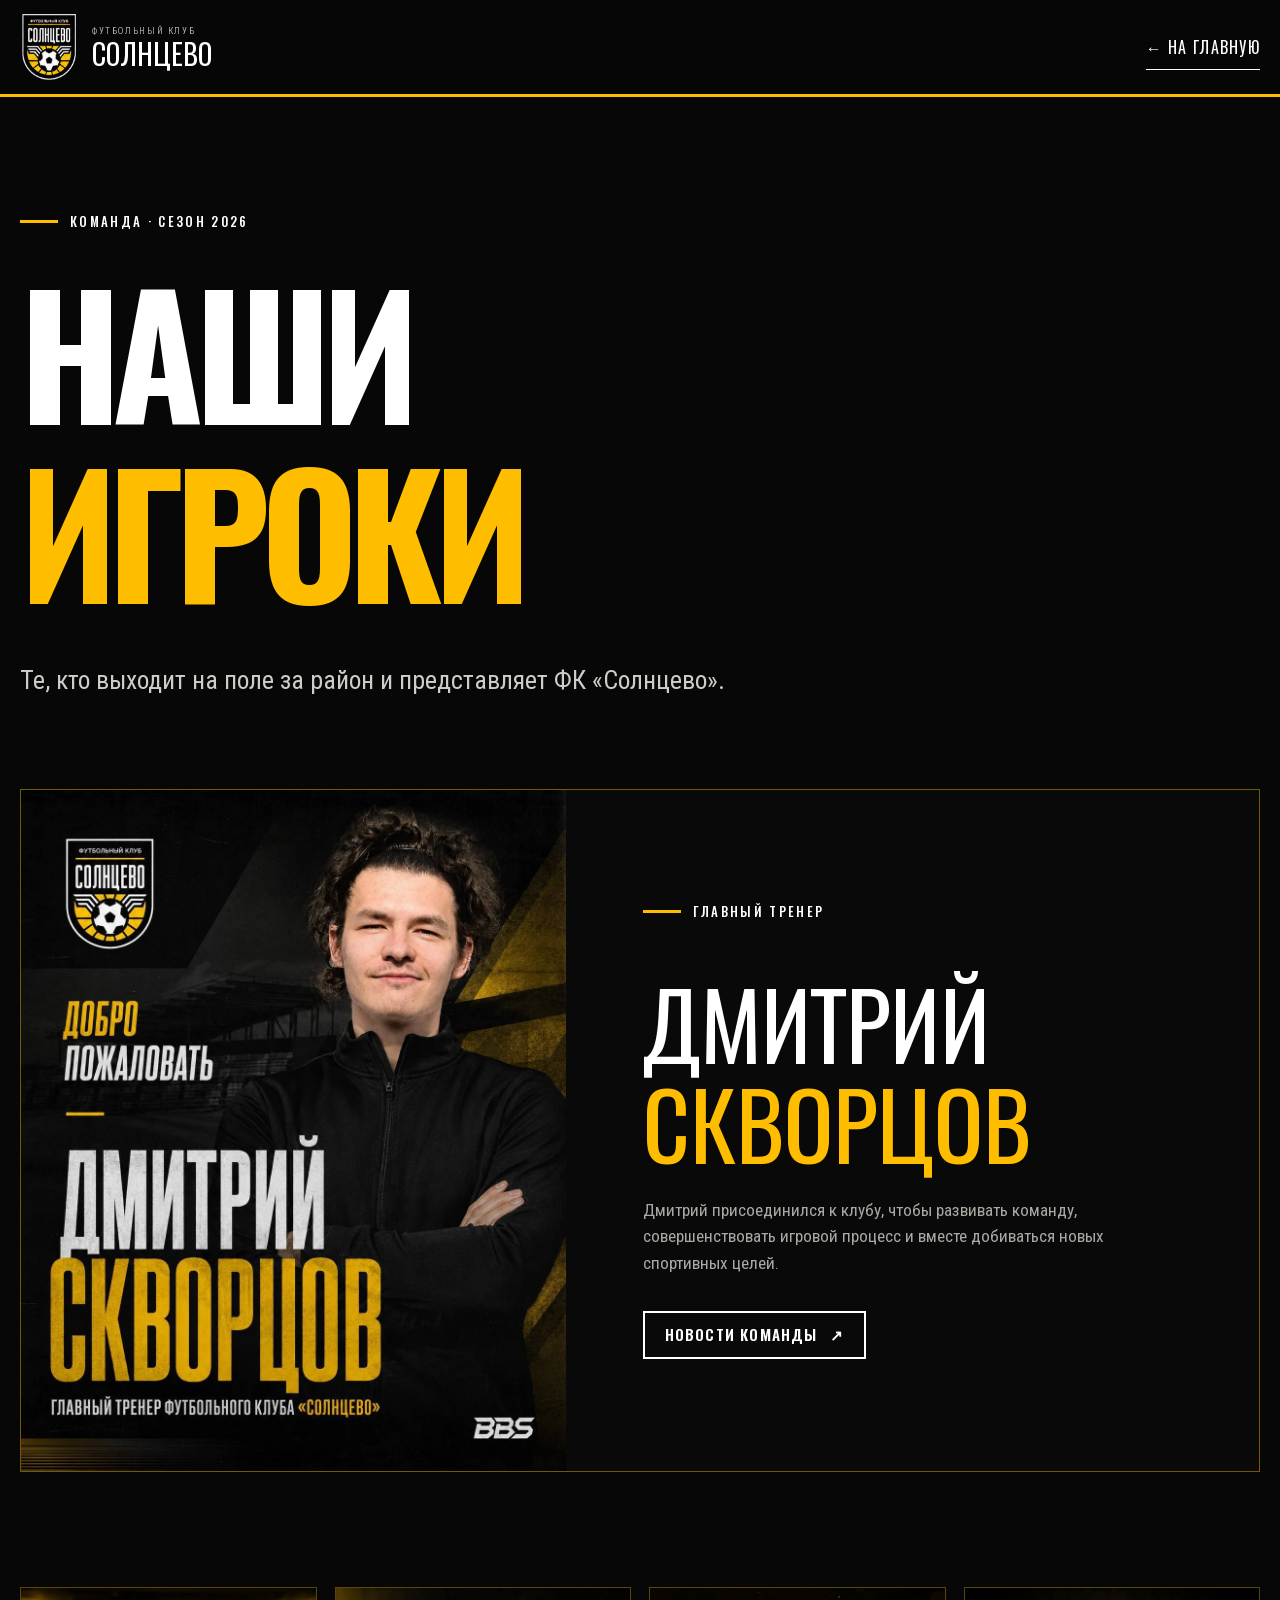
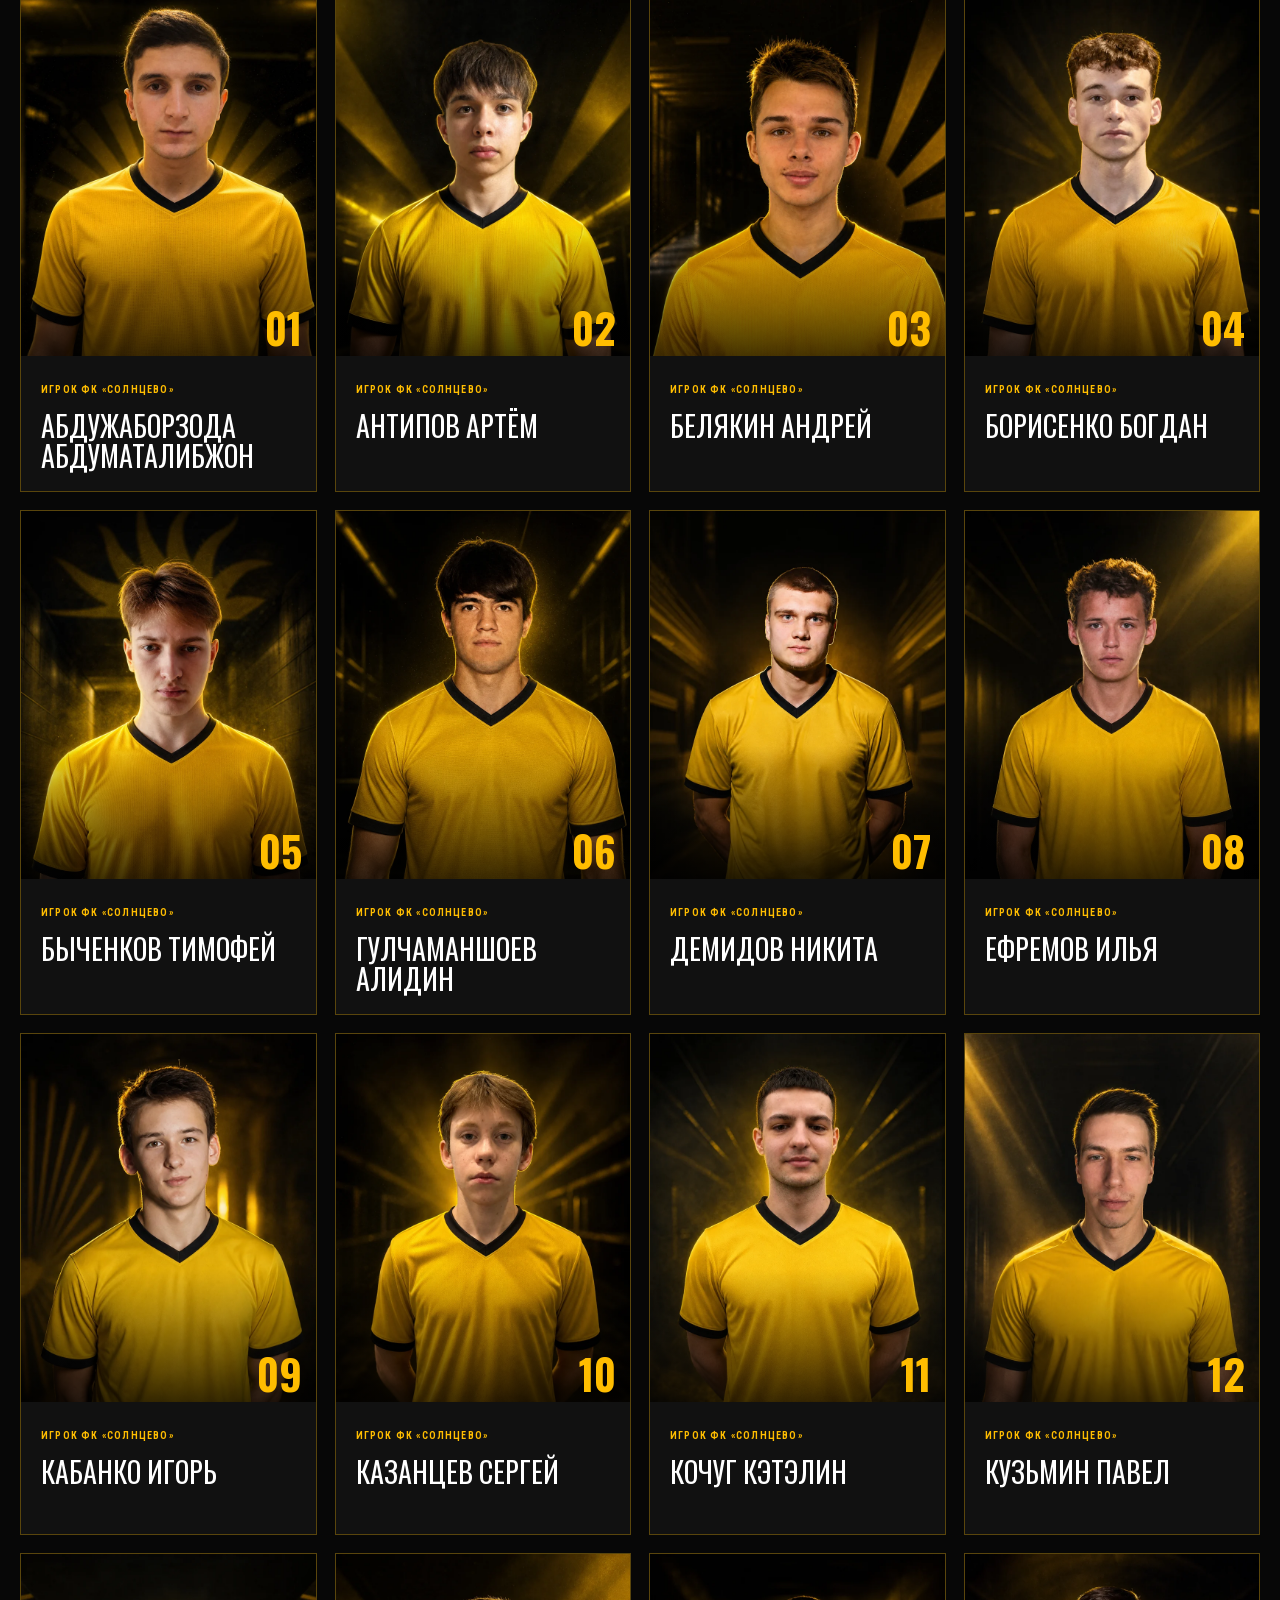
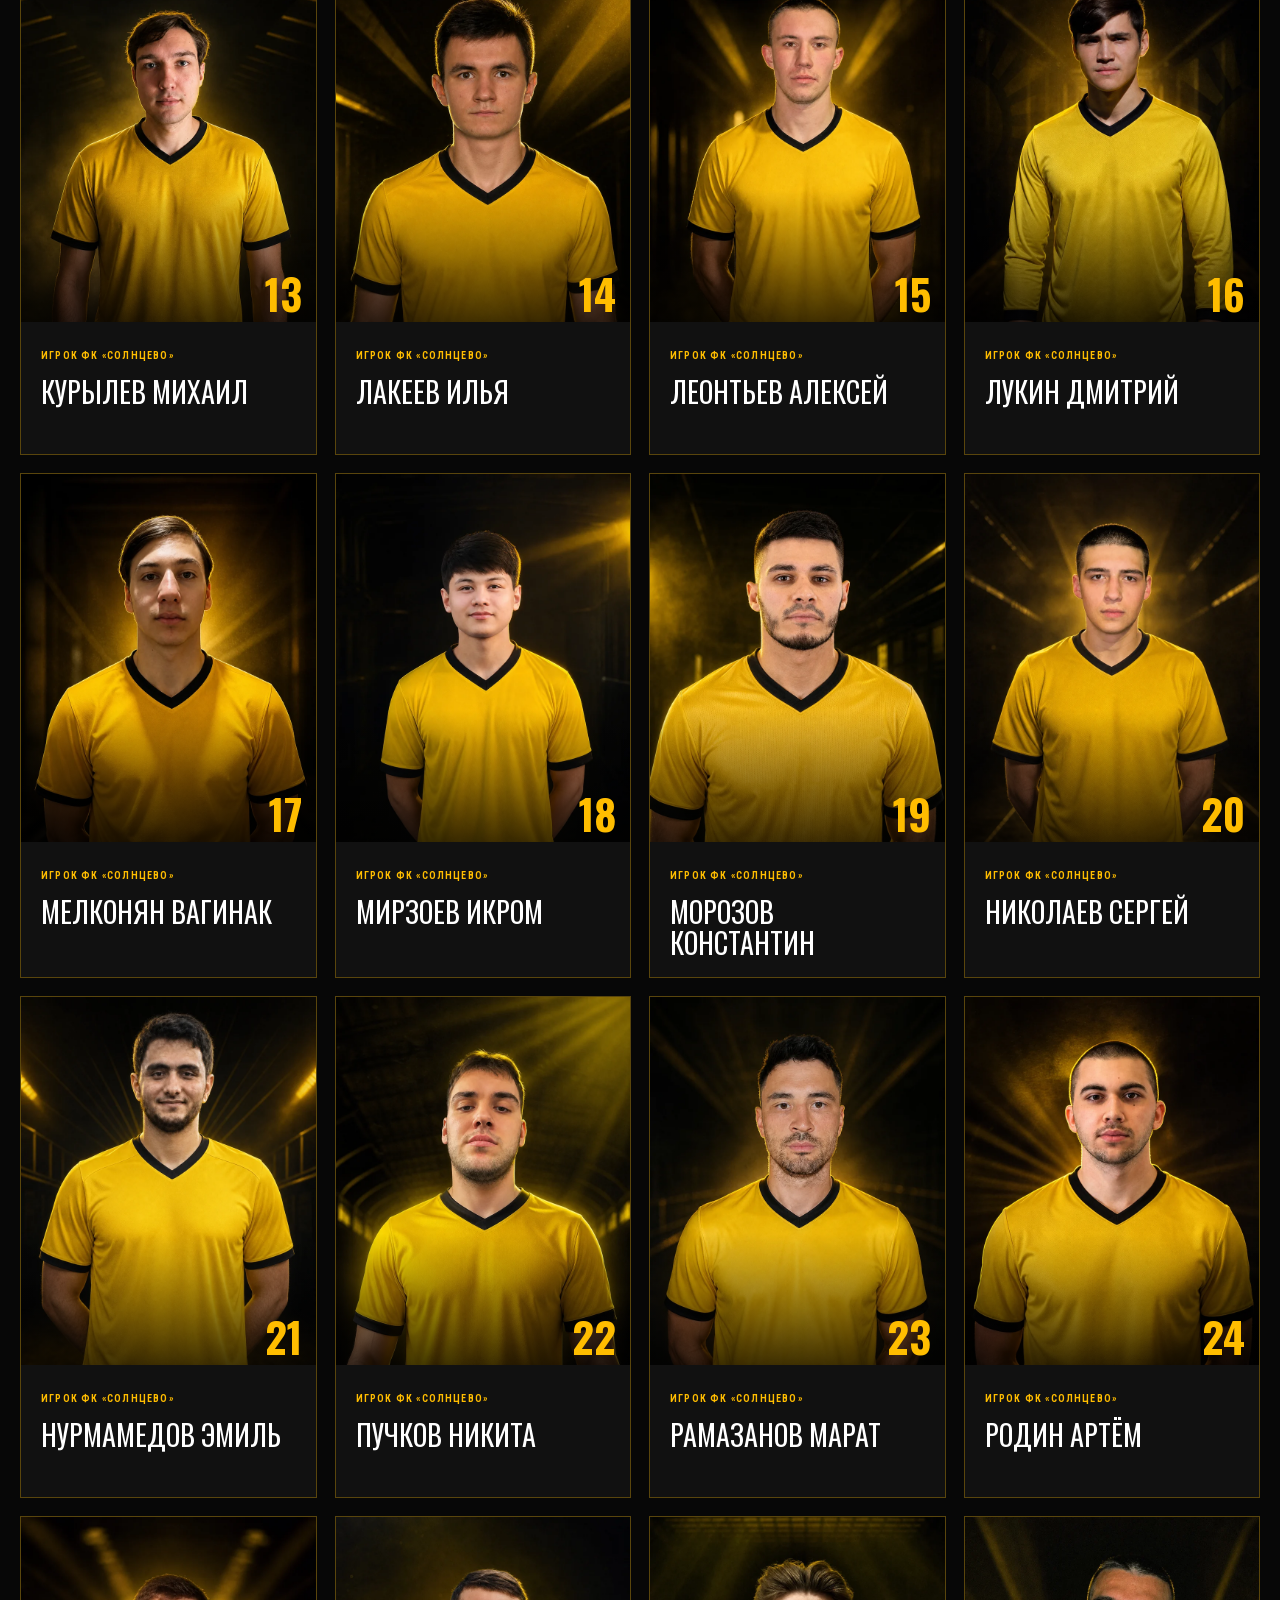
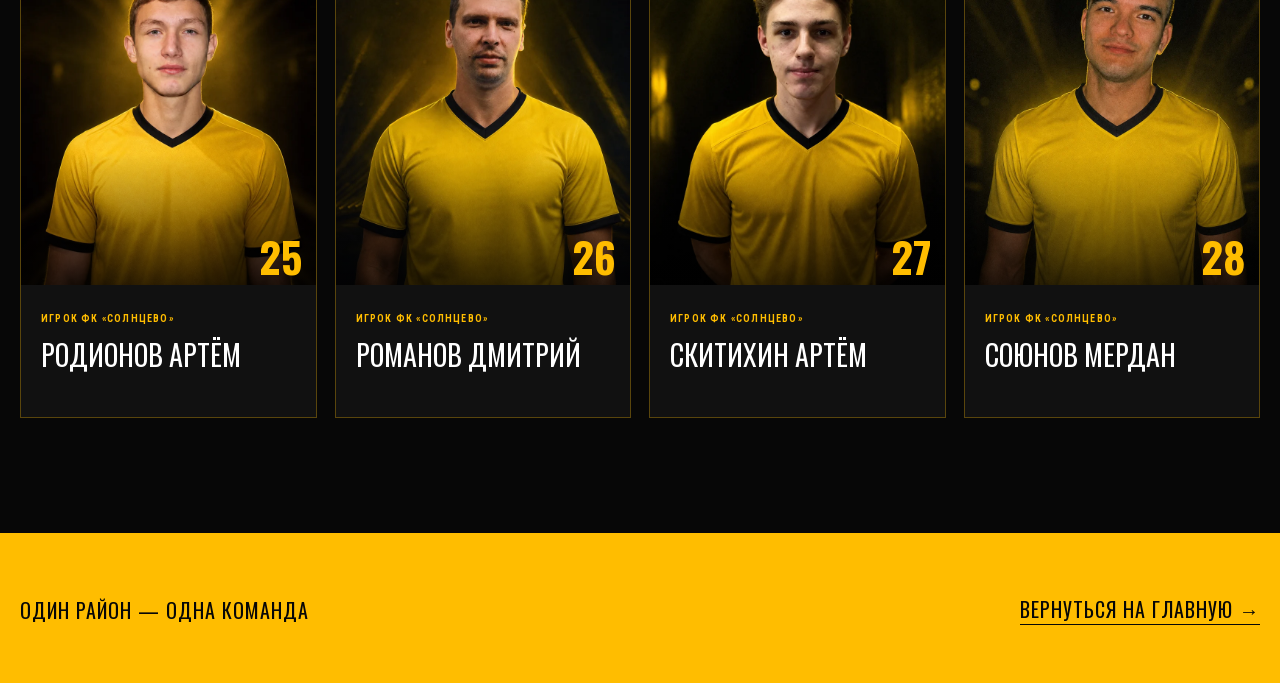
<file: team/index.html>
<!DOCTYPE html><html lang="ru" style="--font-display:&#x27;Oswald&#x27;, &#x27;Oswald Fallback&#x27;;--font-body:&#x27;Roboto Condensed&#x27;, &#x27;Roboto Condensed Fallback&#x27;"><head><meta charSet="utf-8"/><meta name="viewport" content="width=device-width, initial-scale=1"/><link rel="preload" href="/media/crest.png" as="image"/><link rel="preload" href="/media/players/01.webp" as="image"/><link rel="preload" href="/media/players/03.webp" as="image"/><link rel="preload" href="/media/players/04.webp" as="image"/><link rel="preload" href="/media/players/05.webp" as="image"/><link rel="preload" href="/media/players/06.webp" as="image"/><link rel="preload" href="/media/players/11.webp" as="image"/><link rel="preload" href="/media/players/14.webp" as="image"/><link rel="preload" href="/media/players/15.webp" as="image"/><link rel="stylesheet" href="/_next/static/css/index.B9tzHAzx.css" data-rsc-css-href="/_next/static/css/index.B9tzHAzx.css" data-precedence="vite-rsc/importer-resources"/><title>Состав команды | ФК Солнцево</title><meta name="description" content="Игроки футбольного клуба «Солнцево» в сезоне 2026."/><meta name="keywords" content="ФК Солнцево,футбол Солнцево,футбольный клуб Москва"/><meta property="og:title" content="ФК Солнцево — один район, одна команда"/><meta property="og:description" content="Матчи, состав, новости и жизнь футбольного клуба «Солнцево»."/><meta property="og:url" content="https://fcsolntsevo.ru"/><meta property="og:type" content="website"/><meta property="og:locale" content="ru_RU"/><meta property="og:image" content="https://fcsolntsevo.ru/og.png"/><meta property="og:image:width" content="1672"/><meta property="og:image:height" content="941"/><meta property="og:image:alt" content="ФК Солнцево — один район, одна команда"/><meta name="twitter:card" content="summary_large_image"/><meta name="twitter:title" content="ФК Солнцево — один район, одна команда"/><meta name="twitter:description" content="Матчи, состав, новости и жизнь футбольного клуба «Солнцево»."/><meta name="twitter:image" content="https://fcsolntsevo.ru/og.png"/><link rel="shortcut icon" href="/favicon.ico?v=2"/><link rel="icon" href="/favicon.ico?v=2" sizes="64x64" type="image/x-icon"/><link rel="icon" href="/favicon.png?v=2" sizes="256x256" type="image/png"/><link rel="apple-touch-icon" href="/favicon.png?v=2"/>
<link rel="preload" href="/_next/static/_vinext_fonts/oswald-9e15e75ea3b8/oswald-7e4962c8.woff2" as="font" type="font/woff2" crossorigin />
<link rel="preload" href="/_next/static/_vinext_fonts/oswald-9e15e75ea3b8/oswald-8d143099.woff2" as="font" type="font/woff2" crossorigin />
<link rel="preload" href="/_next/static/_vinext_fonts/roboto-condensed-01ccf8062903/roboto-condensed-82b4d7b0.woff2" as="font" type="font/woff2" crossorigin />
<link rel="preload" href="/_next/static/_vinext_fonts/roboto-condensed-01ccf8062903/roboto-condensed-d2466d84.woff2" as="font" type="font/woff2" crossorigin />
<style data-vinext-fonts>/* cyrillic-ext */
@font-face {
  font-family: 'Oswald';
  font-style: normal;
  font-weight: 400;
  font-display: swap;
  src: url(/_next/static/_vinext_fonts/oswald-9e15e75ea3b8/oswald-a3c0c6f2.woff2) format('woff2');
  unicode-range: U+0460-052F, U+1C80-1C8A, U+20B4, U+2DE0-2DFF, U+A640-A69F, U+FE2E-FE2F;
}
/* cyrillic */
@font-face {
  font-family: 'Oswald';
  font-style: normal;
  font-weight: 400;
  font-display: swap;
  src: url(/_next/static/_vinext_fonts/oswald-9e15e75ea3b8/oswald-7e4962c8.woff2) format('woff2');
  unicode-range: U+0301, U+0400-045F, U+0490-0491, U+04B0-04B1, U+2116;
}
/* vietnamese */
@font-face {
  font-family: 'Oswald';
  font-style: normal;
  font-weight: 400;
  font-display: swap;
  src: url(/_next/static/_vinext_fonts/oswald-9e15e75ea3b8/oswald-81f6d682.woff2) format('woff2');
  unicode-range: U+0102-0103, U+0110-0111, U+0128-0129, U+0168-0169, U+01A0-01A1, U+01AF-01B0, U+0300-0301, U+0303-0304, U+0308-0309, U+0323, U+0329, U+1EA0-1EF9, U+20AB;
}
/* latin-ext */
@font-face {
  font-family: 'Oswald';
  font-style: normal;
  font-weight: 400;
  font-display: swap;
  src: url(/_next/static/_vinext_fonts/oswald-9e15e75ea3b8/oswald-46596c82.woff2) format('woff2');
  unicode-range: U+0100-02BA, U+02BD-02C5, U+02C7-02CC, U+02CE-02D7, U+02DD-02FF, U+0304, U+0308, U+0329, U+1D00-1DBF, U+1E00-1E9F, U+1EF2-1EFF, U+2020, U+20A0-20AB, U+20AD-20C0, U+2113, U+2C60-2C7F, U+A720-A7FF;
}
/* latin */
@font-face {
  font-family: 'Oswald';
  font-style: normal;
  font-weight: 400;
  font-display: swap;
  src: url(/_next/static/_vinext_fonts/oswald-9e15e75ea3b8/oswald-8d143099.woff2) format('woff2');
  unicode-range: U+0000-00FF, U+0131, U+0152-0153, U+02BB-02BC, U+02C6, U+02DA, U+02DC, U+0304, U+0308, U+0329, U+2000-206F, U+20AC, U+2122, U+2191, U+2193, U+2212, U+2215, U+FEFF, U+FFFD;
}
/* cyrillic-ext */
@font-face {
  font-family: 'Oswald';
  font-style: normal;
  font-weight: 500;
  font-display: swap;
  src: url(/_next/static/_vinext_fonts/oswald-9e15e75ea3b8/oswald-a3c0c6f2.woff2) format('woff2');
  unicode-range: U+0460-052F, U+1C80-1C8A, U+20B4, U+2DE0-2DFF, U+A640-A69F, U+FE2E-FE2F;
}
/* cyrillic */
@font-face {
  font-family: 'Oswald';
  font-style: normal;
  font-weight: 500;
  font-display: swap;
  src: url(/_next/static/_vinext_fonts/oswald-9e15e75ea3b8/oswald-7e4962c8.woff2) format('woff2');
  unicode-range: U+0301, U+0400-045F, U+0490-0491, U+04B0-04B1, U+2116;
}
/* vietnamese */
@font-face {
  font-family: 'Oswald';
  font-style: normal;
  font-weight: 500;
  font-display: swap;
  src: url(/_next/static/_vinext_fonts/oswald-9e15e75ea3b8/oswald-81f6d682.woff2) format('woff2');
  unicode-range: U+0102-0103, U+0110-0111, U+0128-0129, U+0168-0169, U+01A0-01A1, U+01AF-01B0, U+0300-0301, U+0303-0304, U+0308-0309, U+0323, U+0329, U+1EA0-1EF9, U+20AB;
}
/* latin-ext */
@font-face {
  font-family: 'Oswald';
  font-style: normal;
  font-weight: 500;
  font-display: swap;
  src: url(/_next/static/_vinext_fonts/oswald-9e15e75ea3b8/oswald-46596c82.woff2) format('woff2');
  unicode-range: U+0100-02BA, U+02BD-02C5, U+02C7-02CC, U+02CE-02D7, U+02DD-02FF, U+0304, U+0308, U+0329, U+1D00-1DBF, U+1E00-1E9F, U+1EF2-1EFF, U+2020, U+20A0-20AB, U+20AD-20C0, U+2113, U+2C60-2C7F, U+A720-A7FF;
}
/* latin */
@font-face {
  font-family: 'Oswald';
  font-style: normal;
  font-weight: 500;
  font-display: swap;
  src: url(/_next/static/_vinext_fonts/oswald-9e15e75ea3b8/oswald-8d143099.woff2) format('woff2');
  unicode-range: U+0000-00FF, U+0131, U+0152-0153, U+02BB-02BC, U+02C6, U+02DA, U+02DC, U+0304, U+0308, U+0329, U+2000-206F, U+20AC, U+2122, U+2191, U+2193, U+2212, U+2215, U+FEFF, U+FFFD;
}
/* cyrillic-ext */
@font-face {
  font-family: 'Oswald';
  font-style: normal;
  font-weight: 600;
  font-display: swap;
  src: url(/_next/static/_vinext_fonts/oswald-9e15e75ea3b8/oswald-a3c0c6f2.woff2) format('woff2');
  unicode-range: U+0460-052F, U+1C80-1C8A, U+20B4, U+2DE0-2DFF, U+A640-A69F, U+FE2E-FE2F;
}
/* cyrillic */
@font-face {
  font-family: 'Oswald';
  font-style: normal;
  font-weight: 600;
  font-display: swap;
  src: url(/_next/static/_vinext_fonts/oswald-9e15e75ea3b8/oswald-7e4962c8.woff2) format('woff2');
  unicode-range: U+0301, U+0400-045F, U+0490-0491, U+04B0-04B1, U+2116;
}
/* vietnamese */
@font-face {
  font-family: 'Oswald';
  font-style: normal;
  font-weight: 600;
  font-display: swap;
  src: url(/_next/static/_vinext_fonts/oswald-9e15e75ea3b8/oswald-81f6d682.woff2) format('woff2');
  unicode-range: U+0102-0103, U+0110-0111, U+0128-0129, U+0168-0169, U+01A0-01A1, U+01AF-01B0, U+0300-0301, U+0303-0304, U+0308-0309, U+0323, U+0329, U+1EA0-1EF9, U+20AB;
}
/* latin-ext */
@font-face {
  font-family: 'Oswald';
  font-style: normal;
  font-weight: 600;
  font-display: swap;
  src: url(/_next/static/_vinext_fonts/oswald-9e15e75ea3b8/oswald-46596c82.woff2) format('woff2');
  unicode-range: U+0100-02BA, U+02BD-02C5, U+02C7-02CC, U+02CE-02D7, U+02DD-02FF, U+0304, U+0308, U+0329, U+1D00-1DBF, U+1E00-1E9F, U+1EF2-1EFF, U+2020, U+20A0-20AB, U+20AD-20C0, U+2113, U+2C60-2C7F, U+A720-A7FF;
}
/* latin */
@font-face {
  font-family: 'Oswald';
  font-style: normal;
  font-weight: 600;
  font-display: swap;
  src: url(/_next/static/_vinext_fonts/oswald-9e15e75ea3b8/oswald-8d143099.woff2) format('woff2');
  unicode-range: U+0000-00FF, U+0131, U+0152-0153, U+02BB-02BC, U+02C6, U+02DA, U+02DC, U+0304, U+0308, U+0329, U+2000-206F, U+20AC, U+2122, U+2191, U+2193, U+2212, U+2215, U+FEFF, U+FFFD;
}
/* cyrillic-ext */
@font-face {
  font-family: 'Oswald';
  font-style: normal;
  font-weight: 700;
  font-display: swap;
  src: url(/_next/static/_vinext_fonts/oswald-9e15e75ea3b8/oswald-a3c0c6f2.woff2) format('woff2');
  unicode-range: U+0460-052F, U+1C80-1C8A, U+20B4, U+2DE0-2DFF, U+A640-A69F, U+FE2E-FE2F;
}
/* cyrillic */
@font-face {
  font-family: 'Oswald';
  font-style: normal;
  font-weight: 700;
  font-display: swap;
  src: url(/_next/static/_vinext_fonts/oswald-9e15e75ea3b8/oswald-7e4962c8.woff2) format('woff2');
  unicode-range: U+0301, U+0400-045F, U+0490-0491, U+04B0-04B1, U+2116;
}
/* vietnamese */
@font-face {
  font-family: 'Oswald';
  font-style: normal;
  font-weight: 700;
  font-display: swap;
  src: url(/_next/static/_vinext_fonts/oswald-9e15e75ea3b8/oswald-81f6d682.woff2) format('woff2');
  unicode-range: U+0102-0103, U+0110-0111, U+0128-0129, U+0168-0169, U+01A0-01A1, U+01AF-01B0, U+0300-0301, U+0303-0304, U+0308-0309, U+0323, U+0329, U+1EA0-1EF9, U+20AB;
}
/* latin-ext */
@font-face {
  font-family: 'Oswald';
  font-style: normal;
  font-weight: 700;
  font-display: swap;
  src: url(/_next/static/_vinext_fonts/oswald-9e15e75ea3b8/oswald-46596c82.woff2) format('woff2');
  unicode-range: U+0100-02BA, U+02BD-02C5, U+02C7-02CC, U+02CE-02D7, U+02DD-02FF, U+0304, U+0308, U+0329, U+1D00-1DBF, U+1E00-1E9F, U+1EF2-1EFF, U+2020, U+20A0-20AB, U+20AD-20C0, U+2113, U+2C60-2C7F, U+A720-A7FF;
}
/* latin */
@font-face {
  font-family: 'Oswald';
  font-style: normal;
  font-weight: 700;
  font-display: swap;
  src: url(/_next/static/_vinext_fonts/oswald-9e15e75ea3b8/oswald-8d143099.woff2) format('woff2');
  unicode-range: U+0000-00FF, U+0131, U+0152-0153, U+02BB-02BC, U+02C6, U+02DA, U+02DC, U+0304, U+0308, U+0329, U+2000-206F, U+20AC, U+2122, U+2191, U+2193, U+2212, U+2215, U+FEFF, U+FFFD;
}

@font-face {
  font-family: 'Oswald Fallback';
  src: local("Arial");
  ascent-override: 146.51%;
  descent-override: 35.49%;
  line-gap-override: 0.00%;
  size-adjust: 81.43%;
}

.__font_oswald_0mwxbx0 { font-family: 'Oswald', 'Oswald Fallback'; font-style: normal; }

.__variable_oswald_0mwxbx0 { --font-display: 'Oswald', 'Oswald Fallback'; }

/* cyrillic-ext */
@font-face {
  font-family: 'Roboto Condensed';
  font-style: normal;
  font-weight: 300;
  font-display: swap;
  src: url(/_next/static/_vinext_fonts/roboto-condensed-01ccf8062903/roboto-condensed-76e5366d.woff2) format('woff2');
  unicode-range: U+0460-052F, U+1C80-1C8A, U+20B4, U+2DE0-2DFF, U+A640-A69F, U+FE2E-FE2F;
}
/* cyrillic */
@font-face {
  font-family: 'Roboto Condensed';
  font-style: normal;
  font-weight: 300;
  font-display: swap;
  src: url(/_next/static/_vinext_fonts/roboto-condensed-01ccf8062903/roboto-condensed-82b4d7b0.woff2) format('woff2');
  unicode-range: U+0301, U+0400-045F, U+0490-0491, U+04B0-04B1, U+2116;
}
/* greek-ext */
@font-face {
  font-family: 'Roboto Condensed';
  font-style: normal;
  font-weight: 300;
  font-display: swap;
  src: url(/_next/static/_vinext_fonts/roboto-condensed-01ccf8062903/roboto-condensed-6f3c1211.woff2) format('woff2');
  unicode-range: U+1F00-1FFF;
}
/* greek */
@font-face {
  font-family: 'Roboto Condensed';
  font-style: normal;
  font-weight: 300;
  font-display: swap;
  src: url(/_next/static/_vinext_fonts/roboto-condensed-01ccf8062903/roboto-condensed-478de4c9.woff2) format('woff2');
  unicode-range: U+0370-0377, U+037A-037F, U+0384-038A, U+038C, U+038E-03A1, U+03A3-03FF;
}
/* vietnamese */
@font-face {
  font-family: 'Roboto Condensed';
  font-style: normal;
  font-weight: 300;
  font-display: swap;
  src: url(/_next/static/_vinext_fonts/roboto-condensed-01ccf8062903/roboto-condensed-15aca7da.woff2) format('woff2');
  unicode-range: U+0102-0103, U+0110-0111, U+0128-0129, U+0168-0169, U+01A0-01A1, U+01AF-01B0, U+0300-0301, U+0303-0304, U+0308-0309, U+0323, U+0329, U+1EA0-1EF9, U+20AB;
}
/* latin-ext */
@font-face {
  font-family: 'Roboto Condensed';
  font-style: normal;
  font-weight: 300;
  font-display: swap;
  src: url(/_next/static/_vinext_fonts/roboto-condensed-01ccf8062903/roboto-condensed-53148d50.woff2) format('woff2');
  unicode-range: U+0100-02BA, U+02BD-02C5, U+02C7-02CC, U+02CE-02D7, U+02DD-02FF, U+0304, U+0308, U+0329, U+1D00-1DBF, U+1E00-1E9F, U+1EF2-1EFF, U+2020, U+20A0-20AB, U+20AD-20C0, U+2113, U+2C60-2C7F, U+A720-A7FF;
}
/* latin */
@font-face {
  font-family: 'Roboto Condensed';
  font-style: normal;
  font-weight: 300;
  font-display: swap;
  src: url(/_next/static/_vinext_fonts/roboto-condensed-01ccf8062903/roboto-condensed-d2466d84.woff2) format('woff2');
  unicode-range: U+0000-00FF, U+0131, U+0152-0153, U+02BB-02BC, U+02C6, U+02DA, U+02DC, U+0304, U+0308, U+0329, U+2000-206F, U+20AC, U+2122, U+2191, U+2193, U+2212, U+2215, U+FEFF, U+FFFD;
}
/* cyrillic-ext */
@font-face {
  font-family: 'Roboto Condensed';
  font-style: normal;
  font-weight: 400;
  font-display: swap;
  src: url(/_next/static/_vinext_fonts/roboto-condensed-01ccf8062903/roboto-condensed-76e5366d.woff2) format('woff2');
  unicode-range: U+0460-052F, U+1C80-1C8A, U+20B4, U+2DE0-2DFF, U+A640-A69F, U+FE2E-FE2F;
}
/* cyrillic */
@font-face {
  font-family: 'Roboto Condensed';
  font-style: normal;
  font-weight: 400;
  font-display: swap;
  src: url(/_next/static/_vinext_fonts/roboto-condensed-01ccf8062903/roboto-condensed-82b4d7b0.woff2) format('woff2');
  unicode-range: U+0301, U+0400-045F, U+0490-0491, U+04B0-04B1, U+2116;
}
/* greek-ext */
@font-face {
  font-family: 'Roboto Condensed';
  font-style: normal;
  font-weight: 400;
  font-display: swap;
  src: url(/_next/static/_vinext_fonts/roboto-condensed-01ccf8062903/roboto-condensed-6f3c1211.woff2) format('woff2');
  unicode-range: U+1F00-1FFF;
}
/* greek */
@font-face {
  font-family: 'Roboto Condensed';
  font-style: normal;
  font-weight: 400;
  font-display: swap;
  src: url(/_next/static/_vinext_fonts/roboto-condensed-01ccf8062903/roboto-condensed-478de4c9.woff2) format('woff2');
  unicode-range: U+0370-0377, U+037A-037F, U+0384-038A, U+038C, U+038E-03A1, U+03A3-03FF;
}
/* vietnamese */
@font-face {
  font-family: 'Roboto Condensed';
  font-style: normal;
  font-weight: 400;
  font-display: swap;
  src: url(/_next/static/_vinext_fonts/roboto-condensed-01ccf8062903/roboto-condensed-15aca7da.woff2) format('woff2');
  unicode-range: U+0102-0103, U+0110-0111, U+0128-0129, U+0168-0169, U+01A0-01A1, U+01AF-01B0, U+0300-0301, U+0303-0304, U+0308-0309, U+0323, U+0329, U+1EA0-1EF9, U+20AB;
}
/* latin-ext */
@font-face {
  font-family: 'Roboto Condensed';
  font-style: normal;
  font-weight: 400;
  font-display: swap;
  src: url(/_next/static/_vinext_fonts/roboto-condensed-01ccf8062903/roboto-condensed-53148d50.woff2) format('woff2');
  unicode-range: U+0100-02BA, U+02BD-02C5, U+02C7-02CC, U+02CE-02D7, U+02DD-02FF, U+0304, U+0308, U+0329, U+1D00-1DBF, U+1E00-1E9F, U+1EF2-1EFF, U+2020, U+20A0-20AB, U+20AD-20C0, U+2113, U+2C60-2C7F, U+A720-A7FF;
}
/* latin */
@font-face {
  font-family: 'Roboto Condensed';
  font-style: normal;
  font-weight: 400;
  font-display: swap;
  src: url(/_next/static/_vinext_fonts/roboto-condensed-01ccf8062903/roboto-condensed-d2466d84.woff2) format('woff2');
  unicode-range: U+0000-00FF, U+0131, U+0152-0153, U+02BB-02BC, U+02C6, U+02DA, U+02DC, U+0304, U+0308, U+0329, U+2000-206F, U+20AC, U+2122, U+2191, U+2193, U+2212, U+2215, U+FEFF, U+FFFD;
}
/* cyrillic-ext */
@font-face {
  font-family: 'Roboto Condensed';
  font-style: normal;
  font-weight: 500;
  font-display: swap;
  src: url(/_next/static/_vinext_fonts/roboto-condensed-01ccf8062903/roboto-condensed-76e5366d.woff2) format('woff2');
  unicode-range: U+0460-052F, U+1C80-1C8A, U+20B4, U+2DE0-2DFF, U+A640-A69F, U+FE2E-FE2F;
}
/* cyrillic */
@font-face {
  font-family: 'Roboto Condensed';
  font-style: normal;
  font-weight: 500;
  font-display: swap;
  src: url(/_next/static/_vinext_fonts/roboto-condensed-01ccf8062903/roboto-condensed-82b4d7b0.woff2) format('woff2');
  unicode-range: U+0301, U+0400-045F, U+0490-0491, U+04B0-04B1, U+2116;
}
/* greek-ext */
@font-face {
  font-family: 'Roboto Condensed';
  font-style: normal;
  font-weight: 500;
  font-display: swap;
  src: url(/_next/static/_vinext_fonts/roboto-condensed-01ccf8062903/roboto-condensed-6f3c1211.woff2) format('woff2');
  unicode-range: U+1F00-1FFF;
}
/* greek */
@font-face {
  font-family: 'Roboto Condensed';
  font-style: normal;
  font-weight: 500;
  font-display: swap;
  src: url(/_next/static/_vinext_fonts/roboto-condensed-01ccf8062903/roboto-condensed-478de4c9.woff2) format('woff2');
  unicode-range: U+0370-0377, U+037A-037F, U+0384-038A, U+038C, U+038E-03A1, U+03A3-03FF;
}
/* vietnamese */
@font-face {
  font-family: 'Roboto Condensed';
  font-style: normal;
  font-weight: 500;
  font-display: swap;
  src: url(/_next/static/_vinext_fonts/roboto-condensed-01ccf8062903/roboto-condensed-15aca7da.woff2) format('woff2');
  unicode-range: U+0102-0103, U+0110-0111, U+0128-0129, U+0168-0169, U+01A0-01A1, U+01AF-01B0, U+0300-0301, U+0303-0304, U+0308-0309, U+0323, U+0329, U+1EA0-1EF9, U+20AB;
}
/* latin-ext */
@font-face {
  font-family: 'Roboto Condensed';
  font-style: normal;
  font-weight: 500;
  font-display: swap;
  src: url(/_next/static/_vinext_fonts/roboto-condensed-01ccf8062903/roboto-condensed-53148d50.woff2) format('woff2');
  unicode-range: U+0100-02BA, U+02BD-02C5, U+02C7-02CC, U+02CE-02D7, U+02DD-02FF, U+0304, U+0308, U+0329, U+1D00-1DBF, U+1E00-1E9F, U+1EF2-1EFF, U+2020, U+20A0-20AB, U+20AD-20C0, U+2113, U+2C60-2C7F, U+A720-A7FF;
}
/* latin */
@font-face {
  font-family: 'Roboto Condensed';
  font-style: normal;
  font-weight: 500;
  font-display: swap;
  src: url(/_next/static/_vinext_fonts/roboto-condensed-01ccf8062903/roboto-condensed-d2466d84.woff2) format('woff2');
  unicode-range: U+0000-00FF, U+0131, U+0152-0153, U+02BB-02BC, U+02C6, U+02DA, U+02DC, U+0304, U+0308, U+0329, U+2000-206F, U+20AC, U+2122, U+2191, U+2193, U+2212, U+2215, U+FEFF, U+FFFD;
}
/* cyrillic-ext */
@font-face {
  font-family: 'Roboto Condensed';
  font-style: normal;
  font-weight: 600;
  font-display: swap;
  src: url(/_next/static/_vinext_fonts/roboto-condensed-01ccf8062903/roboto-condensed-76e5366d.woff2) format('woff2');
  unicode-range: U+0460-052F, U+1C80-1C8A, U+20B4, U+2DE0-2DFF, U+A640-A69F, U+FE2E-FE2F;
}
/* cyrillic */
@font-face {
  font-family: 'Roboto Condensed';
  font-style: normal;
  font-weight: 600;
  font-display: swap;
  src: url(/_next/static/_vinext_fonts/roboto-condensed-01ccf8062903/roboto-condensed-82b4d7b0.woff2) format('woff2');
  unicode-range: U+0301, U+0400-045F, U+0490-0491, U+04B0-04B1, U+2116;
}
/* greek-ext */
@font-face {
  font-family: 'Roboto Condensed';
  font-style: normal;
  font-weight: 600;
  font-display: swap;
  src: url(/_next/static/_vinext_fonts/roboto-condensed-01ccf8062903/roboto-condensed-6f3c1211.woff2) format('woff2');
  unicode-range: U+1F00-1FFF;
}
/* greek */
@font-face {
  font-family: 'Roboto Condensed';
  font-style: normal;
  font-weight: 600;
  font-display: swap;
  src: url(/_next/static/_vinext_fonts/roboto-condensed-01ccf8062903/roboto-condensed-478de4c9.woff2) format('woff2');
  unicode-range: U+0370-0377, U+037A-037F, U+0384-038A, U+038C, U+038E-03A1, U+03A3-03FF;
}
/* vietnamese */
@font-face {
  font-family: 'Roboto Condensed';
  font-style: normal;
  font-weight: 600;
  font-display: swap;
  src: url(/_next/static/_vinext_fonts/roboto-condensed-01ccf8062903/roboto-condensed-15aca7da.woff2) format('woff2');
  unicode-range: U+0102-0103, U+0110-0111, U+0128-0129, U+0168-0169, U+01A0-01A1, U+01AF-01B0, U+0300-0301, U+0303-0304, U+0308-0309, U+0323, U+0329, U+1EA0-1EF9, U+20AB;
}
/* latin-ext */
@font-face {
  font-family: 'Roboto Condensed';
  font-style: normal;
  font-weight: 600;
  font-display: swap;
  src: url(/_next/static/_vinext_fonts/roboto-condensed-01ccf8062903/roboto-condensed-53148d50.woff2) format('woff2');
  unicode-range: U+0100-02BA, U+02BD-02C5, U+02C7-02CC, U+02CE-02D7, U+02DD-02FF, U+0304, U+0308, U+0329, U+1D00-1DBF, U+1E00-1E9F, U+1EF2-1EFF, U+2020, U+20A0-20AB, U+20AD-20C0, U+2113, U+2C60-2C7F, U+A720-A7FF;
}
/* latin */
@font-face {
  font-family: 'Roboto Condensed';
  font-style: normal;
  font-weight: 600;
  font-display: swap;
  src: url(/_next/static/_vinext_fonts/roboto-condensed-01ccf8062903/roboto-condensed-d2466d84.woff2) format('woff2');
  unicode-range: U+0000-00FF, U+0131, U+0152-0153, U+02BB-02BC, U+02C6, U+02DA, U+02DC, U+0304, U+0308, U+0329, U+2000-206F, U+20AC, U+2122, U+2191, U+2193, U+2212, U+2215, U+FEFF, U+FFFD;
}
/* cyrillic-ext */
@font-face {
  font-family: 'Roboto Condensed';
  font-style: normal;
  font-weight: 700;
  font-display: swap;
  src: url(/_next/static/_vinext_fonts/roboto-condensed-01ccf8062903/roboto-condensed-76e5366d.woff2) format('woff2');
  unicode-range: U+0460-052F, U+1C80-1C8A, U+20B4, U+2DE0-2DFF, U+A640-A69F, U+FE2E-FE2F;
}
/* cyrillic */
@font-face {
  font-family: 'Roboto Condensed';
  font-style: normal;
  font-weight: 700;
  font-display: swap;
  src: url(/_next/static/_vinext_fonts/roboto-condensed-01ccf8062903/roboto-condensed-82b4d7b0.woff2) format('woff2');
  unicode-range: U+0301, U+0400-045F, U+0490-0491, U+04B0-04B1, U+2116;
}
/* greek-ext */
@font-face {
  font-family: 'Roboto Condensed';
  font-style: normal;
  font-weight: 700;
  font-display: swap;
  src: url(/_next/static/_vinext_fonts/roboto-condensed-01ccf8062903/roboto-condensed-6f3c1211.woff2) format('woff2');
  unicode-range: U+1F00-1FFF;
}
/* greek */
@font-face {
  font-family: 'Roboto Condensed';
  font-style: normal;
  font-weight: 700;
  font-display: swap;
  src: url(/_next/static/_vinext_fonts/roboto-condensed-01ccf8062903/roboto-condensed-478de4c9.woff2) format('woff2');
  unicode-range: U+0370-0377, U+037A-037F, U+0384-038A, U+038C, U+038E-03A1, U+03A3-03FF;
}
/* vietnamese */
@font-face {
  font-family: 'Roboto Condensed';
  font-style: normal;
  font-weight: 700;
  font-display: swap;
  src: url(/_next/static/_vinext_fonts/roboto-condensed-01ccf8062903/roboto-condensed-15aca7da.woff2) format('woff2');
  unicode-range: U+0102-0103, U+0110-0111, U+0128-0129, U+0168-0169, U+01A0-01A1, U+01AF-01B0, U+0300-0301, U+0303-0304, U+0308-0309, U+0323, U+0329, U+1EA0-1EF9, U+20AB;
}
/* latin-ext */
@font-face {
  font-family: 'Roboto Condensed';
  font-style: normal;
  font-weight: 700;
  font-display: swap;
  src: url(/_next/static/_vinext_fonts/roboto-condensed-01ccf8062903/roboto-condensed-53148d50.woff2) format('woff2');
  unicode-range: U+0100-02BA, U+02BD-02C5, U+02C7-02CC, U+02CE-02D7, U+02DD-02FF, U+0304, U+0308, U+0329, U+1D00-1DBF, U+1E00-1E9F, U+1EF2-1EFF, U+2020, U+20A0-20AB, U+20AD-20C0, U+2113, U+2C60-2C7F, U+A720-A7FF;
}
/* latin */
@font-face {
  font-family: 'Roboto Condensed';
  font-style: normal;
  font-weight: 700;
  font-display: swap;
  src: url(/_next/static/_vinext_fonts/roboto-condensed-01ccf8062903/roboto-condensed-d2466d84.woff2) format('woff2');
  unicode-range: U+0000-00FF, U+0131, U+0152-0153, U+02BB-02BC, U+02C6, U+02DA, U+02DC, U+0304, U+0308, U+0329, U+2000-206F, U+20AC, U+2122, U+2191, U+2193, U+2212, U+2215, U+FEFF, U+FFFD;
}

@font-face {
  font-family: 'Roboto Condensed Fallback';
  src: local("Arial");
  ascent-override: 104.44%;
  descent-override: 27.48%;
  line-gap-override: 0.00%;
  size-adjust: 88.83%;
}

.__font_roboto_condensed_0hc0aws { font-family: 'Roboto Condensed', 'Roboto Condensed Fallback'; font-style: normal; }

.__variable_roboto_condensed_0hc0aws { --font-body: 'Roboto Condensed', 'Roboto Condensed Fallback'; }
</style>
</head><body><main class="squad-page"><header class="squad-header"><a href="/" class="squad-brand" aria-label="Вернуться на главную страницу ФК Солнцево"><img src="/media/crest.png" alt="Герб ФК Солнцево"/><span><small>Футбольный клуб</small>Солнцево</span></a><a href="/" class="squad-back">← На главную</a></header><section class="squad-hero"><p class="eyebrow"><span></span> Команда · сезон 2026</p><h1>Наши<br/><em>игроки</em></h1><p>Те, кто выходит на поле за район и представляет ФК «Солнцево».</p></section><section class="coach-feature" aria-labelledby="coach-title"><div class="coach-feature__image"><img src="/media/dmitry-skvortsov-head-coach.webp" alt="Дмитрий Скворцов, главный тренер ФК Солнцево" loading="lazy"/></div><div class="coach-feature__copy"><p class="eyebrow"><span></span> Главный тренер</p><h2 id="coach-title">Дмитрий<br/><em>Скворцов</em></h2><p>Дмитрий присоединился к клубу, чтобы развивать команду, совершенствовать игровой процесс и вместе добиваться новых спортивных целей.</p><a class="button button--outline" href="https://t.me/fcsolntsevo" target="_blank" rel="noreferrer">Новости команды <span aria-hidden="true">↗</span></a></div></section><section class="squad-grid" aria-label="Состав ФК Солнцево"><article class="player-card"><div class="player-card__image"><img src="/media/players/01.webp" alt="Абдужаборзода Абдуматалибжон, игрок ФК Солнцево" loading="eager"/><span aria-hidden="true">01</span></div><div class="player-card__body"><small>Игрок ФК «Солнцево»</small><h2>Абдужаборзода Абдуматалибжон</h2></div></article><article class="player-card"><div class="player-card__image"><img src="/media/players/03.webp" alt="Антипов Артём, игрок ФК Солнцево" loading="eager"/><span aria-hidden="true">02</span></div><div class="player-card__body"><small>Игрок ФК «Солнцево»</small><h2>Антипов Артём</h2></div></article><article class="player-card"><div class="player-card__image"><img src="/media/players/04.webp" alt="Белякин Андрей, игрок ФК Солнцево" loading="eager"/><span aria-hidden="true">03</span></div><div class="player-card__body"><small>Игрок ФК «Солнцево»</small><h2>Белякин Андрей</h2></div></article><article class="player-card"><div class="player-card__image"><img src="/media/players/05.webp" alt="Борисенко Богдан, игрок ФК Солнцево" loading="eager"/><span aria-hidden="true">04</span></div><div class="player-card__body"><small>Игрок ФК «Солнцево»</small><h2>Борисенко Богдан</h2></div></article><article class="player-card"><div class="player-card__image"><img src="/media/players/06.webp" alt="Быченков Тимофей, игрок ФК Солнцево" loading="eager"/><span aria-hidden="true">05</span></div><div class="player-card__body"><small>Игрок ФК «Солнцево»</small><h2>Быченков Тимофей</h2></div></article><article class="player-card"><div class="player-card__image"><img src="/media/players/11.webp" alt="Гулчаманшоев Алидин, игрок ФК Солнцево" loading="eager"/><span aria-hidden="true">06</span></div><div class="player-card__body"><small>Игрок ФК «Солнцево»</small><h2>Гулчаманшоев Алидин</h2></div></article><article class="player-card"><div class="player-card__image"><img src="/media/players/14.webp" alt="Демидов Никита, игрок ФК Солнцево" loading="eager"/><span aria-hidden="true">07</span></div><div class="player-card__body"><small>Игрок ФК «Солнцево»</small><h2>Демидов Никита</h2></div></article><article class="player-card"><div class="player-card__image"><img src="/media/players/15.webp" alt="Ефремов Илья, игрок ФК Солнцево" loading="eager"/><span aria-hidden="true">08</span></div><div class="player-card__body"><small>Игрок ФК «Солнцево»</small><h2>Ефремов Илья</h2></div></article><article class="player-card"><div class="player-card__image"><img src="/media/players/19.webp" alt="Кабанко Игорь, игрок ФК Солнцево" loading="lazy"/><span aria-hidden="true">09</span></div><div class="player-card__body"><small>Игрок ФК «Солнцево»</small><h2>Кабанко Игорь</h2></div></article><article class="player-card"><div class="player-card__image"><img src="/media/players/20.webp" alt="Казанцев Сергей, игрок ФК Солнцево" loading="lazy"/><span aria-hidden="true">10</span></div><div class="player-card__body"><small>Игрок ФК «Солнцево»</small><h2>Казанцев Сергей</h2></div></article><article class="player-card"><div class="player-card__image"><img src="/media/players/23.webp" alt="Кочуг Кэтэлин, игрок ФК Солнцево" loading="lazy"/><span aria-hidden="true">11</span></div><div class="player-card__body"><small>Игрок ФК «Солнцево»</small><h2>Кочуг Кэтэлин</h2></div></article><article class="player-card"><div class="player-card__image"><img src="/media/players/24.webp" alt="Кузьмин Павел, игрок ФК Солнцево" loading="lazy"/><span aria-hidden="true">12</span></div><div class="player-card__body"><small>Игрок ФК «Солнцево»</small><h2>Кузьмин Павел</h2></div></article><article class="player-card"><div class="player-card__image"><img src="/media/players/25.webp" alt="Курылев Михаил, игрок ФК Солнцево" loading="lazy"/><span aria-hidden="true">13</span></div><div class="player-card__body"><small>Игрок ФК «Солнцево»</small><h2>Курылев Михаил</h2></div></article><article class="player-card"><div class="player-card__image"><img src="/media/players/26.webp" alt="Лакеев Илья, игрок ФК Солнцево" loading="lazy"/><span aria-hidden="true">14</span></div><div class="player-card__body"><small>Игрок ФК «Солнцево»</small><h2>Лакеев Илья</h2></div></article><article class="player-card"><div class="player-card__image"><img src="/media/players/27.webp" alt="Леонтьев Алексей, игрок ФК Солнцево" loading="lazy"/><span aria-hidden="true">15</span></div><div class="player-card__body"><small>Игрок ФК «Солнцево»</small><h2>Леонтьев Алексей</h2></div></article><article class="player-card"><div class="player-card__image"><img src="/media/players/29.webp" alt="Лукин Дмитрий, игрок ФК Солнцево" loading="lazy"/><span aria-hidden="true">16</span></div><div class="player-card__body"><small>Игрок ФК «Солнцево»</small><h2>Лукин Дмитрий</h2></div></article><article class="player-card"><div class="player-card__image"><img src="/media/players/30.webp" alt="Мелконян Вагинак, игрок ФК Солнцево" loading="lazy"/><span aria-hidden="true">17</span></div><div class="player-card__body"><small>Игрок ФК «Солнцево»</small><h2>Мелконян Вагинак</h2></div></article><article class="player-card"><div class="player-card__image"><img src="/media/players/31.webp" alt="Мирзоев Икром, игрок ФК Солнцево" loading="lazy"/><span aria-hidden="true">18</span></div><div class="player-card__body"><small>Игрок ФК «Солнцево»</small><h2>Мирзоев Икром</h2></div></article><article class="player-card"><div class="player-card__image"><img src="/media/players/32.webp" alt="Морозов Константин, игрок ФК Солнцево" loading="lazy"/><span aria-hidden="true">19</span></div><div class="player-card__body"><small>Игрок ФК «Солнцево»</small><h2>Морозов Константин</h2></div></article><article class="player-card"><div class="player-card__image"><img src="/media/players/34.webp" alt="Николаев Сергей, игрок ФК Солнцево" loading="lazy"/><span aria-hidden="true">20</span></div><div class="player-card__body"><small>Игрок ФК «Солнцево»</small><h2>Николаев Сергей</h2></div></article><article class="player-card"><div class="player-card__image"><img src="/media/players/35.webp" alt="Нурмамедов Эмиль, игрок ФК Солнцево" loading="lazy"/><span aria-hidden="true">21</span></div><div class="player-card__body"><small>Игрок ФК «Солнцево»</small><h2>Нурмамедов Эмиль</h2></div></article><article class="player-card"><div class="player-card__image"><img src="/media/players/38.webp" alt="Пучков Никита, игрок ФК Солнцево" loading="lazy"/><span aria-hidden="true">22</span></div><div class="player-card__body"><small>Игрок ФК «Солнцево»</small><h2>Пучков Никита</h2></div></article><article class="player-card"><div class="player-card__image"><img src="/media/players/39.webp" alt="Рамазанов Марат, игрок ФК Солнцево" loading="lazy"/><span aria-hidden="true">23</span></div><div class="player-card__body"><small>Игрок ФК «Солнцево»</small><h2>Рамазанов Марат</h2></div></article><article class="player-card"><div class="player-card__image"><img src="/media/players/40.webp" alt="Родин Артём, игрок ФК Солнцево" loading="lazy"/><span aria-hidden="true">24</span></div><div class="player-card__body"><small>Игрок ФК «Солнцево»</small><h2>Родин Артём</h2></div></article><article class="player-card"><div class="player-card__image"><img src="/media/players/41.webp" alt="Родионов Артём, игрок ФК Солнцево" loading="lazy"/><span aria-hidden="true">25</span></div><div class="player-card__body"><small>Игрок ФК «Солнцево»</small><h2>Родионов Артём</h2></div></article><article class="player-card"><div class="player-card__image"><img src="/media/players/42.webp" alt="Романов Дмитрий, игрок ФК Солнцево" loading="lazy"/><span aria-hidden="true">26</span></div><div class="player-card__body"><small>Игрок ФК «Солнцево»</small><h2>Романов Дмитрий</h2></div></article><article class="player-card"><div class="player-card__image"><img src="/media/players/47.webp" alt="Скитихин Артём, игрок ФК Солнцево" loading="lazy"/><span aria-hidden="true">27</span></div><div class="player-card__body"><small>Игрок ФК «Солнцево»</small><h2>Скитихин Артём</h2></div></article><article class="player-card"><div class="player-card__image"><img src="/media/players/48.webp" alt="Союнов Мердан, игрок ФК Солнцево" loading="lazy"/><span aria-hidden="true">28</span></div><div class="player-card__body"><small>Игрок ФК «Солнцево»</small><h2>Союнов Мердан</h2></div></article></section><footer class="squad-footer"><span>Один район — одна команда</span><a href="/">Вернуться на главную →</a></footer></main></body></html>
</file>
